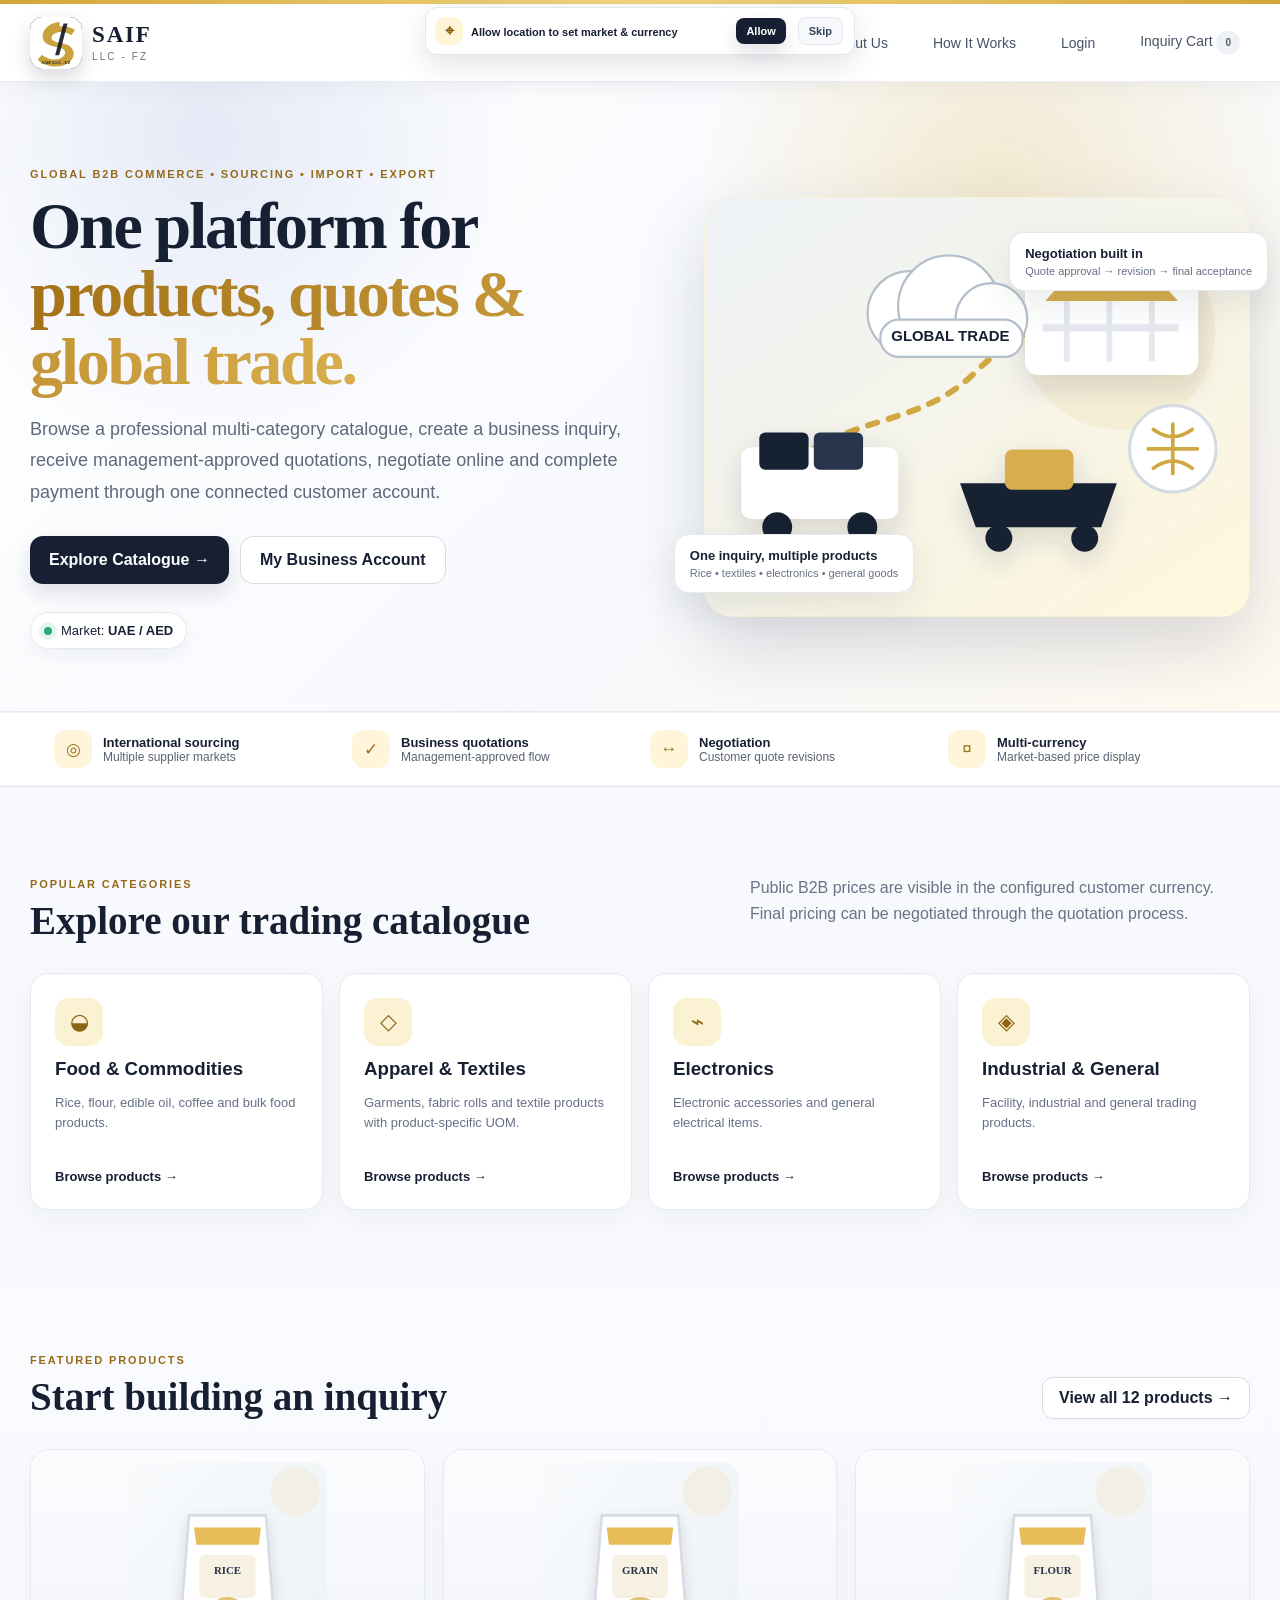
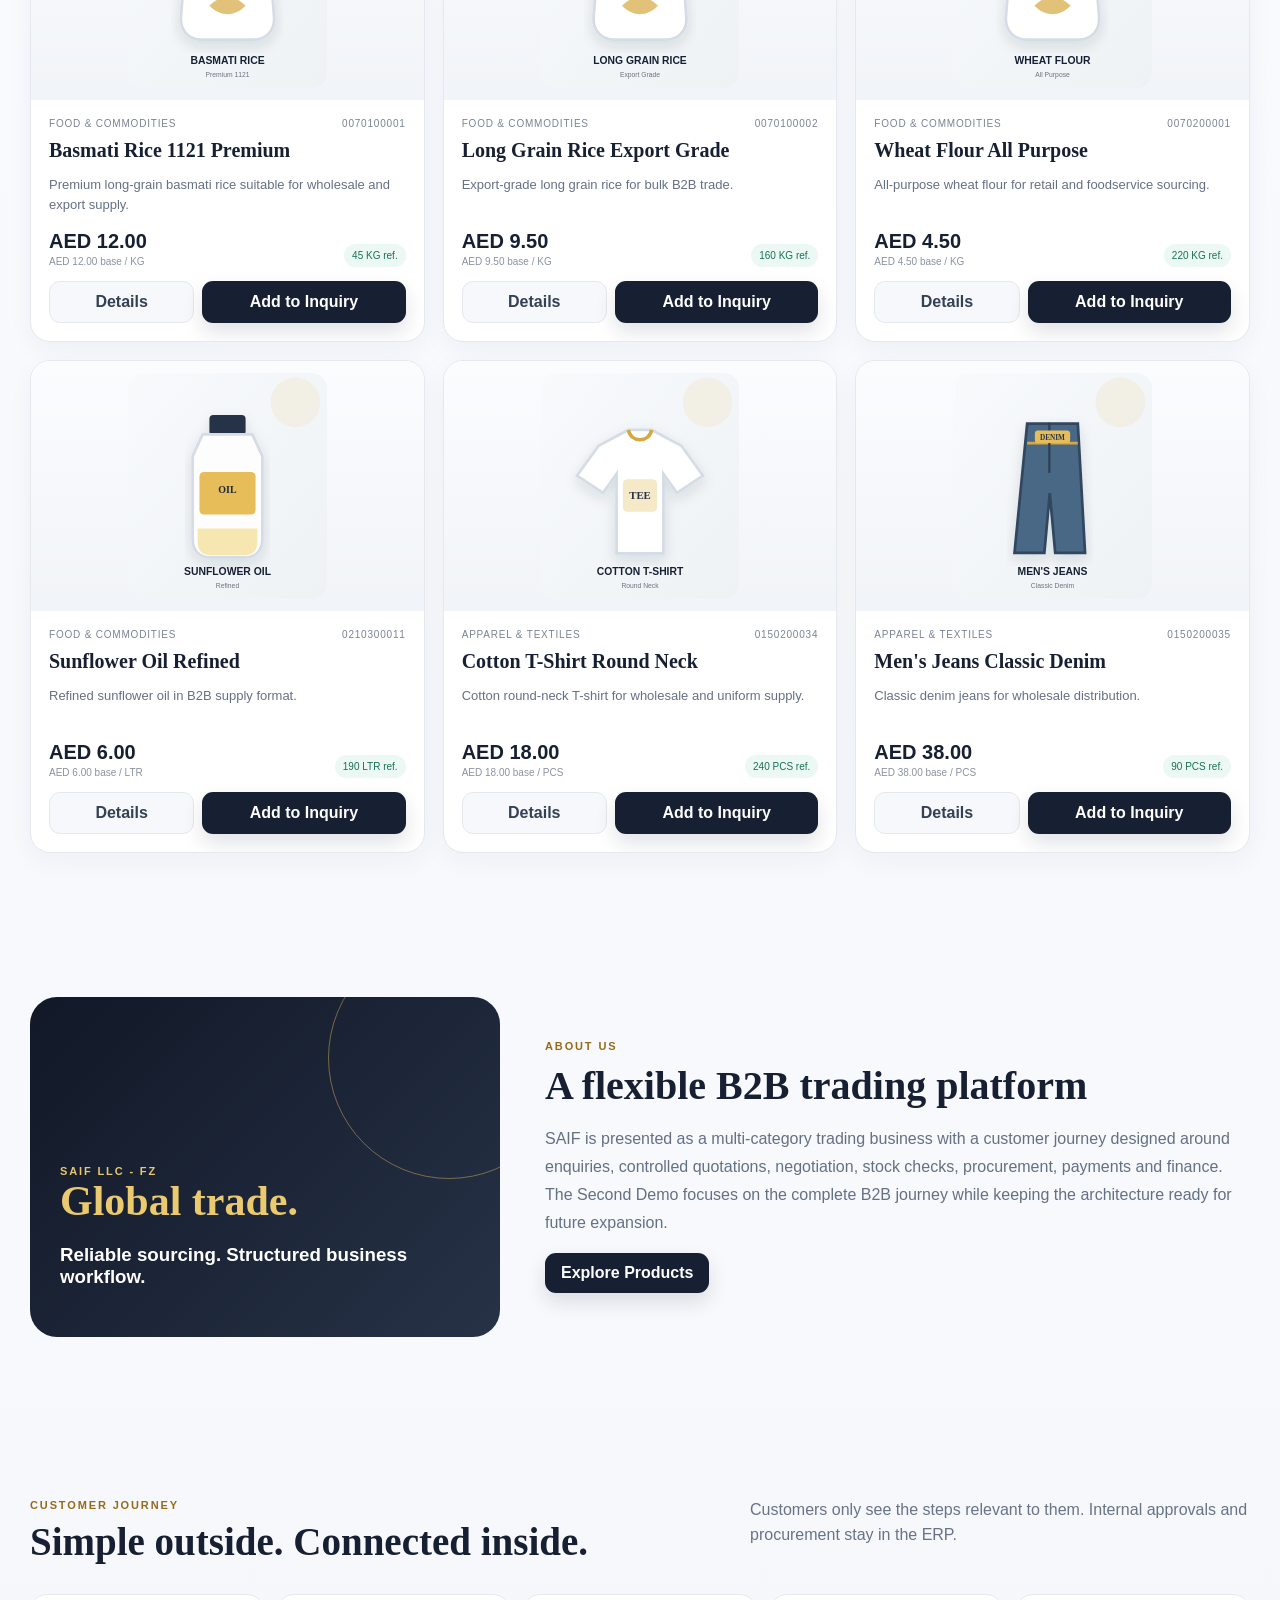
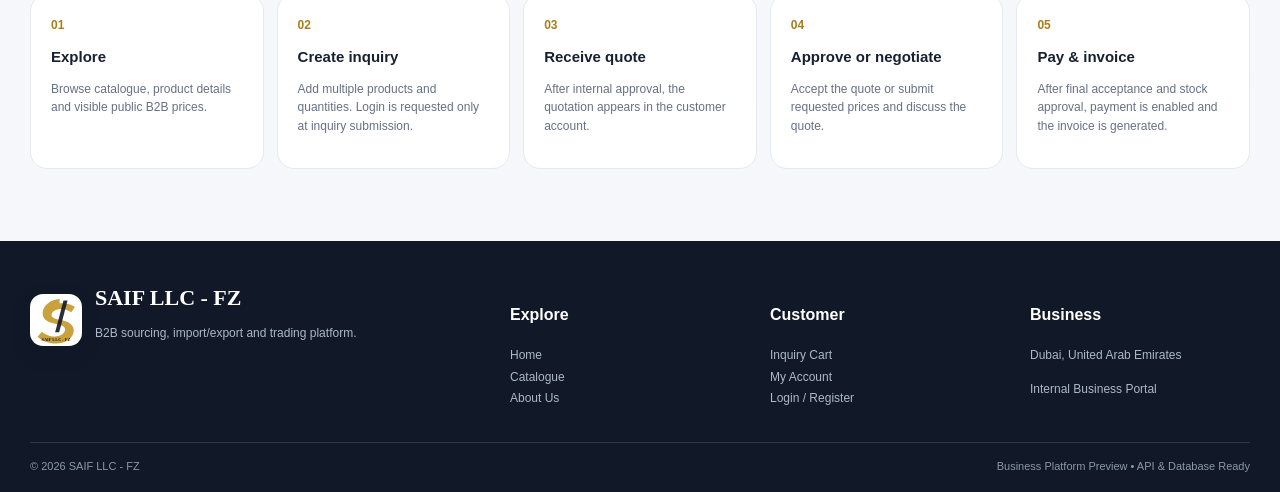
<file: index.html>
<!doctype html><html><head><meta charset="utf-8"><meta name="viewport" content="width=device-width,initial-scale=1"><title>SAIF LLC-FZ | B2B Trading</title><link rel="stylesheet" href="assets/style-01.css"><link rel="stylesheet" href="assets/style-02.css"><link rel="stylesheet" href="assets/style-03.css"></head><body><div id="locationGate" class="locationGate hidden"><div class="locationCard"><span class="locationPing">⌖</span><div><b>Allow location to set market & currency</b><small id="locationStatus">Browser permission only • you can skip</small></div><button class="primaryBtn sm" onclick="allowLocationAndContinue()">Allow</button><button class="ghostBtn sm" onclick="skipLocation()">Skip</button></div></div><div class="siteTop"></div><header class="siteHeader"><a class="siteBrand" href="index.html"><span class="brandLogoBox"><img src="assets/saif-logo.svg" alt="SAIF"></span><span class="siteBrandText"><b>SAIF</b><small>LLC - FZ</small></span></a><nav class="siteNav"><a href="index.html">Home</a><a href="catalog.html">Catalogue</a><a href="index.html#about">About Us</a><a href="index.html#how">How It Works</a><a href="account.html" data-account-label>Login</a><a href="cart.html">Inquiry Cart <span id="cartBadge" class="statusPill">0</span></a></nav><button class="mobileToggle" onclick="toggleMobileNav()" aria-label="Menu">☰</button></header><nav id="mobileNav" class="mobileNav"><a href="index.html">Home</a><a href="catalog.html">Catalogue</a><a href="index.html#about">About Us</a><a href="index.html#how">How It Works</a><a href="account.html">My Account / Login</a><a href="cart.html">Inquiry Cart</a></nav><main><section class="hero"><div class="heroInner"><div><div class="eyebrow">Global B2B Commerce • Sourcing • Import • Export</div><h1>One platform for <span>products, quotes & global trade.</span></h1><p class="heroLead">Browse a professional multi-category catalogue, create a business inquiry, receive management-approved quotations, negotiate online and complete payment through one connected customer account.</p><div class="heroActions"><a class="primaryBtn large" href="catalog.html">Explore Catalogue →</a><a class="secondaryBtn large" href="account.html">My Business Account</a></div><div class="marketChip"><span class="marketDot"></span><span>Market: <b data-market></b></span></div></div><div class="heroVisual"><img src="assets/hero-trade.svg" alt="Global B2B sourcing"><div class="floatingCard fc1"><b>One inquiry, multiple products</b><span>Rice • textiles • electronics • general goods</span></div><div class="floatingCard fc2"><b>Negotiation built in</b><span>Quote approval → revision → final acceptance</span></div></div></div></section><section class="trustStrip"><div class="trustInner"><div class="trustItem"><span class="trustIcon">◎</span><div><b>International sourcing</b><br>Multiple supplier markets</div></div><div class="trustItem"><span class="trustIcon">✓</span><div><b>Business quotations</b><br>Management-approved flow</div></div><div class="trustItem"><span class="trustIcon">↔</span><div><b>Negotiation</b><br>Customer quote revisions</div></div><div class="trustItem"><span class="trustIcon">¤</span><div><b>Multi-currency</b><br>Market-based price display</div></div></div></section><section class="section soft"><div class="sectionInner"><div class="sectionHeader"><div><div class="eyebrow">Popular categories</div><h2>Explore our trading catalogue</h2></div><p>Public B2B prices are visible in the configured customer currency. Final pricing can be negotiated through the quotation process.</p></div><div class="categoryGrid"><a class="categoryTile" href="catalog.html?group=007"><div class="catIcon">◒</div><h3>Food & Commodities</h3><p>Rice, flour, edible oil, coffee and bulk food products.</p><span>Browse products →</span></a><a class="categoryTile" href="catalog.html?group=015"><div class="catIcon">◇</div><h3>Apparel & Textiles</h3><p>Garments, fabric rolls and textile products with product-specific UOM.</p><span>Browse products →</span></a><a class="categoryTile" href="catalog.html?group=041"><div class="catIcon">⌁</div><h3>Electronics</h3><p>Electronic accessories and general electrical items.</p><span>Browse products →</span></a><a class="categoryTile" href="catalog.html?group=063"><div class="catIcon">◈</div><h3>Industrial & General</h3><p>Facility, industrial and general trading products.</p><span>Browse products →</span></a></div></div></section><section class="section"><div class="sectionInner"><div class="sectionHeader"><div><div class="eyebrow">Featured products</div><h2>Start building an inquiry</h2></div><a class="secondaryBtn" href="catalog.html">View all 12 products →</a></div><div id="homeProducts" class="homeProductGrid"></div></div></section><section id="about" class="section soft"><div class="sectionInner aboutGrid"><div class="aboutVisual"><span class="eyebrow" style="color:#e7c86d">SAIF LLC - FZ</span><strong>Global trade.</strong><h3>Reliable sourcing. Structured business workflow.</h3></div><div class="aboutText"><div class="eyebrow">About us</div><h2>A flexible B2B trading platform</h2><p>SAIF is presented as a multi-category trading business with a customer journey designed around enquiries, controlled quotations, negotiation, stock checks, procurement, payments and finance. The Second Demo focuses on the complete B2B journey while keeping the architecture ready for future expansion.</p><a class="primaryBtn" href="catalog.html">Explore Products</a></div></div></section><section id="how" class="section"><div class="sectionInner"><div class="sectionHeader"><div><div class="eyebrow">Customer journey</div><h2>Simple outside. Connected inside.</h2></div><p>Customers only see the steps relevant to them. Internal approvals and procurement stay in the ERP.</p></div><div class="processGrid"><div class="processCard"><span class="processNumber">01</span><h3>Explore</h3><p>Browse catalogue, product details and visible public B2B prices.</p></div><div class="processCard"><span class="processNumber">02</span><h3>Create inquiry</h3><p>Add multiple products and quantities. Login is requested only at inquiry submission.</p></div><div class="processCard"><span class="processNumber">03</span><h3>Receive quote</h3><p>After internal approval, the quotation appears in the customer account.</p></div><div class="processCard"><span class="processNumber">04</span><h3>Approve or negotiate</h3><p>Accept the quote or submit requested prices and discuss the quote.</p></div><div class="processCard"><span class="processNumber">05</span><h3>Pay & invoice</h3><p>After final acceptance and stock approval, payment is enabled and the invoice is generated.</p></div></div></div></section></main><footer class="siteFooter"><div class="footerGrid"><div><div class="footerLogo"><span class="brandLogoBox"><img src="assets/saif-logo.svg"></span><div><b style="color:white;font-family:Georgia,serif;font-size:22px">SAIF LLC - FZ</b><p>B2B sourcing, import/export and trading platform.</p></div></div></div><div><h4>Explore</h4><a href="index.html">Home</a><a href="catalog.html">Catalogue</a><a href="index.html#about">About Us</a></div><div><h4>Customer</h4><a href="cart.html">Inquiry Cart</a><a href="account.html">My Account</a><a href="auth.html">Login / Register</a></div><div><h4>Business</h4><p>Dubai, United Arab Emirates</p><a href="admin-login.html">Internal Business Portal</a></div></div><div class="footerBottom"><span>© <span data-year></span> SAIF LLC - FZ</span><span>Business Platform Preview • API & Database Ready</span></div></footer><div id="toast" class="toast"></div><script src="assets/app-01.js"></script><script src="assets/app-02.js"></script><script src="assets/app-03.js"></script><script src="assets/app-04.js"></script><script src="assets/app-05.js"></script><script src="assets/app-06.js"></script><script src="assets/app-07.js"></script><script src="assets/app-08.js"></script><script>initHome()</script></body></html>
</file>
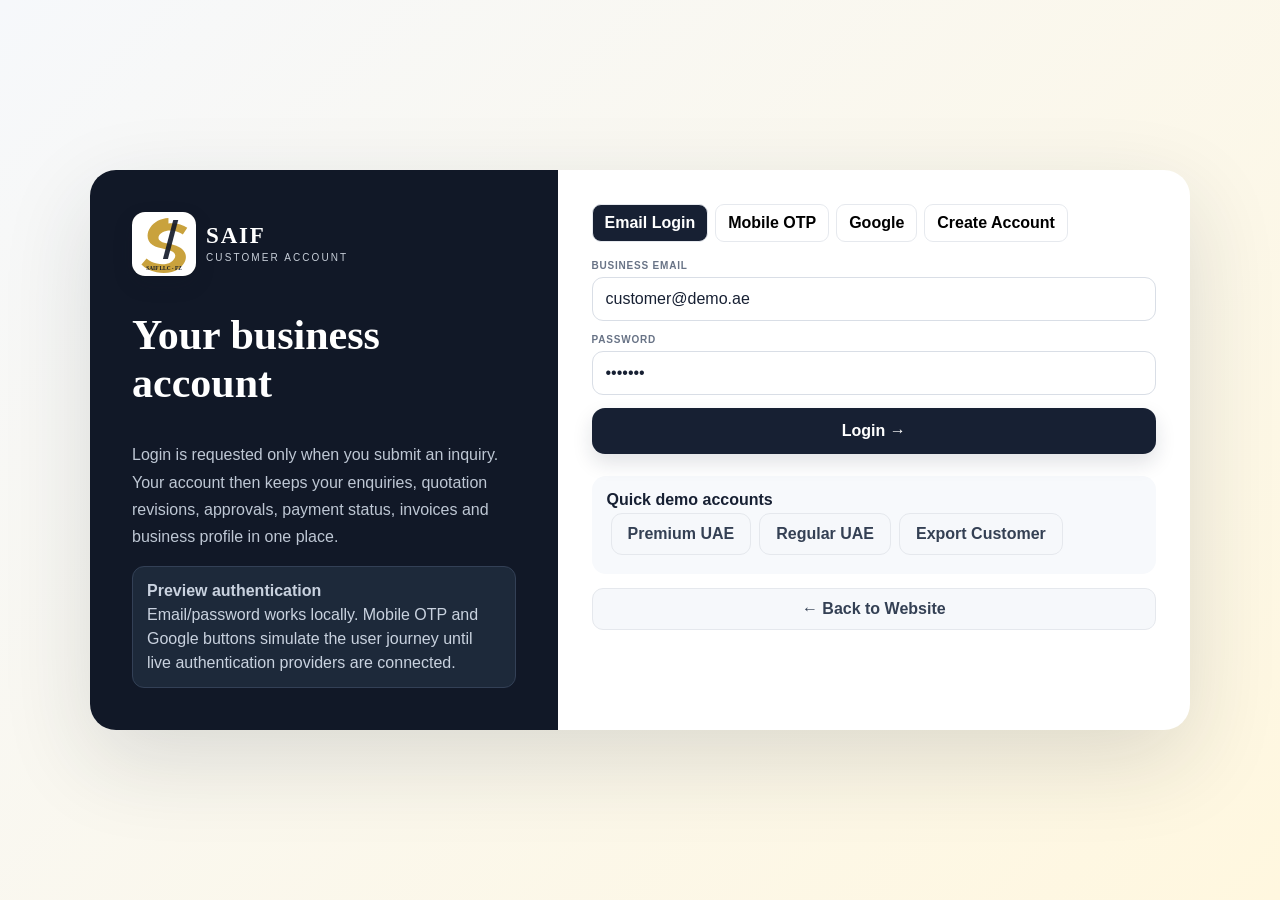
<file: account.html>
<!doctype html><html><head><meta charset="utf-8"><meta name="viewport" content="width=device-width,initial-scale=1"><title>My Account | SAIF</title><link rel="stylesheet" href="assets/style-01.css"><link rel="stylesheet" href="assets/style-02.css"><link rel="stylesheet" href="assets/style-03.css"></head><body><div class="siteTop"></div><header class="siteHeader"><a class="siteBrand" href="index.html"><span class="brandLogoBox"><img src="assets/saif-logo.svg" alt="SAIF"></span><span class="siteBrandText"><b>SAIF</b><small>LLC - FZ</small></span></a><nav class="siteNav"><a href="index.html">Home</a><a href="catalog.html">Catalogue</a><a href="index.html#about">About Us</a><a href="index.html#how">How It Works</a><a href="account.html" data-account-label>Login</a><a href="cart.html">Inquiry Cart <span id="cartBadge" class="statusPill">0</span></a></nav><button class="mobileToggle" onclick="toggleMobileNav()" aria-label="Menu">☰</button></header><nav id="mobileNav" class="mobileNav"><a href="index.html">Home</a><a href="catalog.html">Catalogue</a><a href="index.html#about">About Us</a><a href="index.html#how">How It Works</a><a href="account.html">My Account / Login</a><a href="cart.html">Inquiry Cart</a></nav><main class="accountShell"><aside class="accountSidebar"><div class="accountIdentity"><div class="avatar">S</div><h3 id="accountName">Customer</h3><p id="accountCompany"></p><p id="accountEmail"></p></div><nav class="accountNav"><button data-tab="overview" onclick="showAccountTab('overview')">Overview</button><button data-tab="inquiries" onclick="showAccountTab('inquiries')">Inquiries</button><button data-tab="quotes" onclick="showAccountTab('quotes')">Quotations</button><button data-tab="orders" onclick="showAccountTab('orders')">Orders & Invoices</button><button data-tab="shipments" onclick="showAccountTab('shipments')">Shipments</button><button data-tab="profile" onclick="showAccountTab('profile')">Profile</button><button onclick="logoutCustomer()">Logout</button></nav></aside><section class="accountMain"><div id="tab-overview" class="accountTab" data-tab="overview"></div><div id="tab-inquiries" class="accountTab" data-tab="inquiries"></div><div id="tab-quotes" class="accountTab" data-tab="quotes"></div><div id="tab-orders" class="accountTab" data-tab="orders"></div><div id="tab-shipments" class="accountTab" data-tab="shipments"></div><div id="tab-profile" class="accountTab" data-tab="profile"></div></section></main><footer class="siteFooter"><div class="footerGrid"><div><div class="footerLogo"><span class="brandLogoBox"><img src="assets/saif-logo.svg"></span><div><b style="color:white;font-family:Georgia,serif;font-size:22px">SAIF LLC - FZ</b><p>B2B sourcing, import/export and trading platform.</p></div></div></div><div><h4>Explore</h4><a href="index.html">Home</a><a href="catalog.html">Catalogue</a><a href="index.html#about">About Us</a></div><div><h4>Customer</h4><a href="cart.html">Inquiry Cart</a><a href="account.html">My Account</a><a href="auth.html">Login / Register</a></div><div><h4>Business</h4><p>Dubai, United Arab Emirates</p><a href="admin-login.html">Internal Business Portal</a></div></div><div class="footerBottom"><span>© <span data-year></span> SAIF LLC - FZ</span><span>Second Demo • B2B Customer Journey</span></div></footer><div id="toast" class="toast"></div><script src="assets/app-01.js"></script><script src="assets/app-02.js"></script><script src="assets/app-03.js"></script><script src="assets/app-04.js"></script><script src="assets/app-05.js"></script><script src="assets/app-06.js"></script><script src="assets/app-07.js"></script><script src="assets/app-08.js"></script><script>initAccount()</script></body></html>
</file>
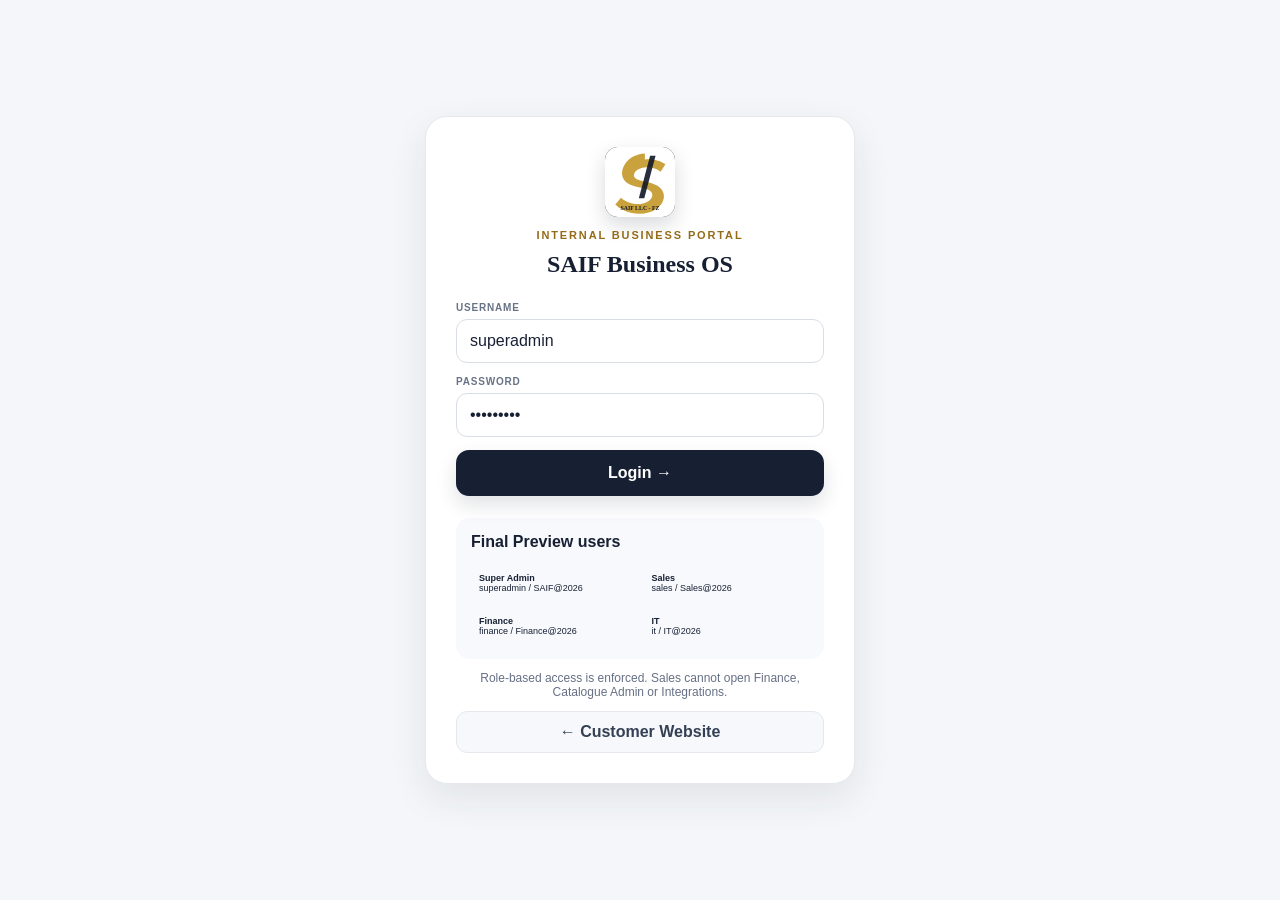
<file: admin-login.html>
<!doctype html><html><head><meta charset="utf-8"><meta name="viewport" content="width=device-width,initial-scale=1"><title>Business Portal Login | SAIF</title><link rel="stylesheet" href="assets/style-01.css"><link rel="stylesheet" href="assets/style-02.css"><link rel="stylesheet" href="assets/style-03.css"></head><body><main class="loginPage"><section class="loginCard"><span class="brandLogoBox"><img src="assets/saif-logo.svg"></span><div class="eyebrow center">Internal Business Portal</div><h1>SAIF Business OS</h1><div class="field"><label>USERNAME</label><input id="staffUser" value="superadmin"></div><div class="field"><label>PASSWORD</label><input id="staffPass" type="password" value="SAIF@2026"></div><button class="primaryBtn large full" onclick="staffLogin()">Login →</button><div class="demoAccounts"><b>Final Preview users</b><div class="credentialGrid"><div class="credential"><b>Super Admin</b>superadmin / SAIF@2026</div><div class="credential"><b>Sales</b>sales / Sales@2026</div><div class="credential"><b>Finance</b>finance / Finance@2026</div><div class="credential"><b>IT</b>it / IT@2026</div></div></div><p class="small muted center">Role-based access is enforced. Sales cannot open Finance, Catalogue Admin or Integrations.</p><a class="ghostBtn full" href="index.html">← Customer Website</a></section></main><div id="toast" class="toast"></div><script src="assets/app-01.js"></script><script src="assets/app-02.js"></script><script src="assets/app-03.js"></script><script src="assets/app-04.js"></script><script src="assets/app-05.js"></script><script src="assets/app-06.js"></script><script src="assets/app-07.js"></script><script src="assets/app-08.js"></script></body></html>
</file>
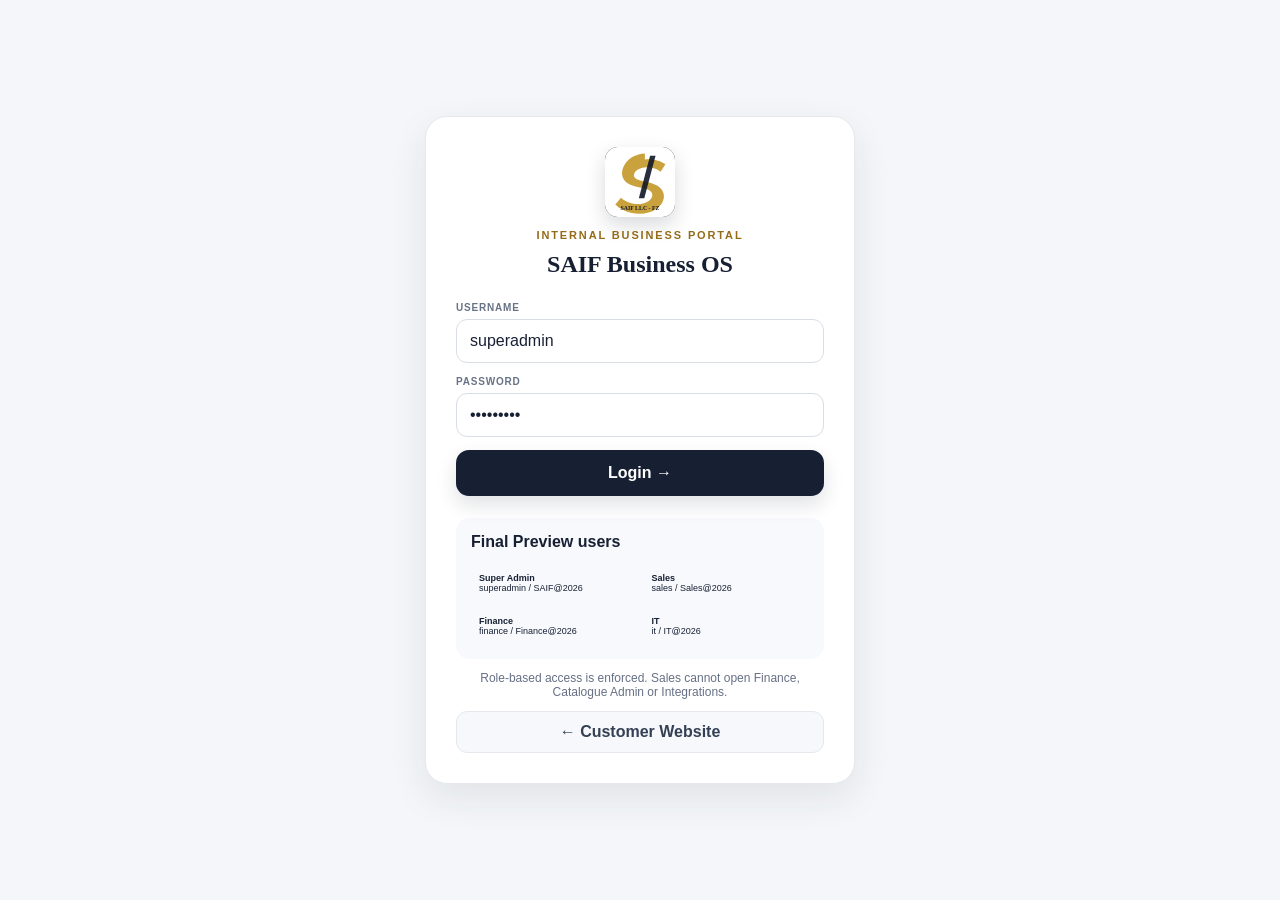
<file: admin.html>
<!doctype html><html><head><meta charset="utf-8"><meta name="viewport" content="width=device-width,initial-scale=1"><title>SAIF Business OS</title><link rel="stylesheet" href="assets/style-01.css"><link rel="stylesheet" href="assets/style-02.css"><link rel="stylesheet" href="assets/style-03.css"></head><body><main class="erpShell"><aside class="erpSidebar"><div class="erpBrand"><img src="assets/saif-logo.svg"><div><b>SAIF BUSINESS OS</b><small>V5.3 FINAL OWNER DEMO</small></div></div><div class="staffBox"><b id="staffName"></b><span id="staffRole"></span></div><nav class="erpNav"><div class="navGroupLabel">Daily Workflow</div><button data-section="dashboard" onclick="showAdminSection('dashboard')">Dashboard</button><button data-section="enquiries" onclick="showAdminSection('enquiries')">1. CRM / Enquiries</button><button data-section="quotes" onclick="showAdminSection('quotes')">2. Quotations</button><button data-section="negotiations" onclick="showAdminSection('negotiations')">3. Negotiations</button><button data-section="orders" onclick="showAdminSection('orders')">4. Sales Orders</button><button data-section="shipments" onclick="showAdminSection('shipments')">5. Shipments / Tracking</button><button data-section="invoices" onclick="showAdminSection('invoices')">6. Invoices / Payments</button><button data-section="finance" onclick="showAdminSection('finance')">7. Finance / Ledgers</button><button data-section="audit" onclick="showAdminSection('audit')">Audit Trail</button><div class="navGroupLabel">Operations & Masters</div><button data-section="procurement" onclick="showAdminSection('procurement')">Procurement / RFQs</button><button data-section="customers" onclick="showAdminSection('customers')">Customer Master</button><button data-section="suppliers" onclick="showAdminSection('suppliers')">Supplier Master</button><button data-section="catalog" onclick="showAdminSection('catalog')">Catalogue / Item Master</button><button data-section="integrations" onclick="showAdminSection('integrations')">Integrations / IT</button></nav><div class="erpSidebarBottom"><a class="ghostBtn" href="index.html" style="color:#fff;border-color:#384559;background:#202a3a">Customer Website</a><button class="ghostBtn" onclick="staffLogout()" style="color:#fff;border-color:#384559;background:#202a3a">Logout</button><button id="resetDemoBtn" class="dangerBtn" onclick="resetDemo()">Reset Demo Data</button></div></aside><section class="erpMain"><div id="erpContent"></div></section></main><div id="modal" class="modal"><div class="modalBox"><div id="modalBody"></div></div></div><div id="toast" class="toast"></div><script src="assets/app-01.js"></script><script src="assets/app-02.js"></script><script src="assets/app-03.js"></script><script src="assets/app-04.js"></script><script src="assets/app-05.js"></script><script src="assets/app-06.js"></script><script src="assets/app-07.js"></script><script src="assets/app-08.js"></script><script>initAdmin()</script></body></html>
</file>
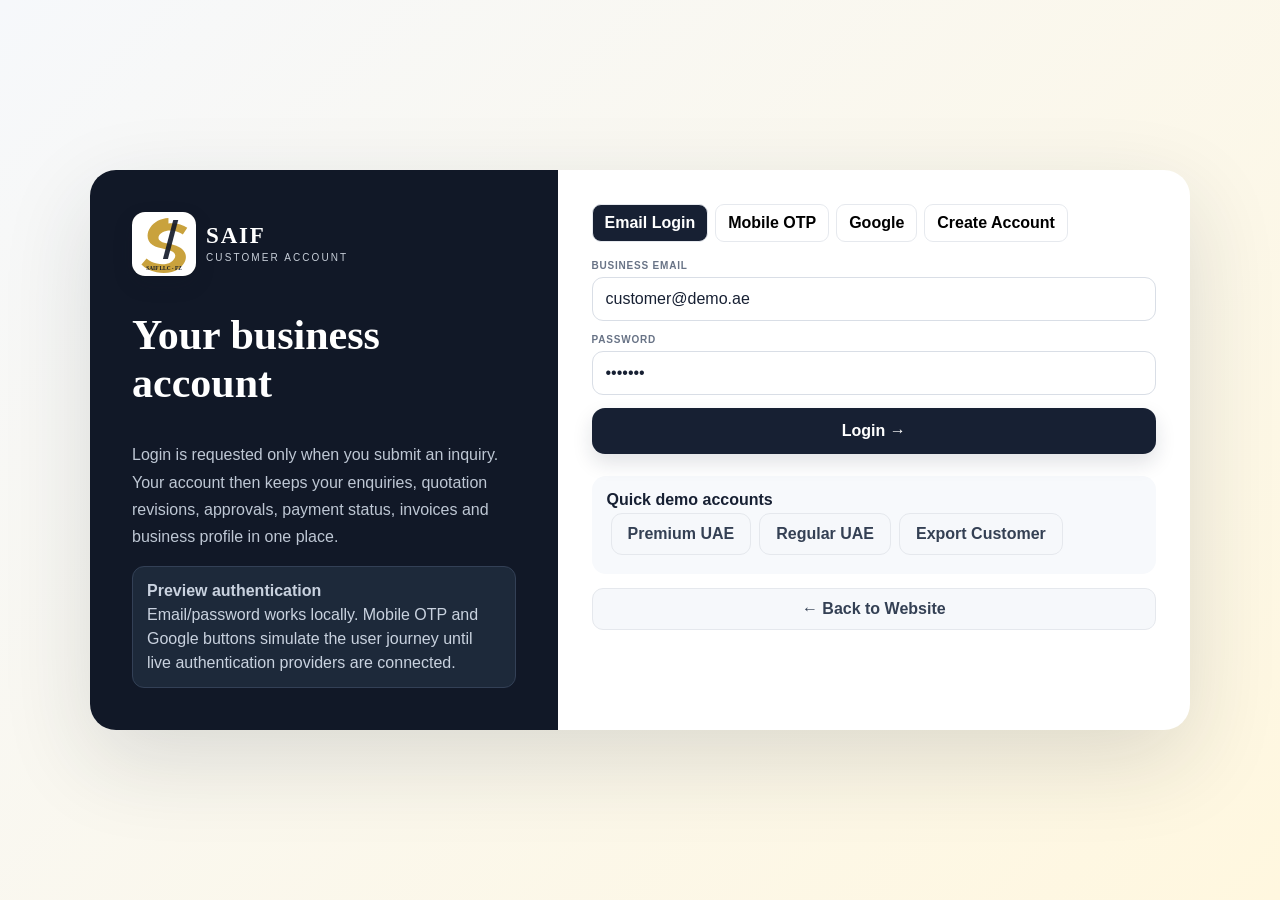
<file: auth.html>
<!doctype html><html><head><meta charset="utf-8"><meta name="viewport" content="width=device-width,initial-scale=1"><title>Customer Login | SAIF</title><link rel="stylesheet" href="assets/style-01.css"><link rel="stylesheet" href="assets/style-02.css"><link rel="stylesheet" href="assets/style-03.css"></head><body><main class="authPage"><div class="authShell"><section class="authIntro"><a class="siteBrand" href="index.html"><span class="brandLogoBox"><img src="assets/saif-logo.svg"></span><span class="siteBrandText" style="color:white"><b>SAIF</b><small style="color:#c7ced8">CUSTOMER ACCOUNT</small></span></a><h1>Your business account</h1><p>Login is requested only when you submit an inquiry. Your account then keeps your enquiries, quotation revisions, approvals, payment status, invoices and business profile in one place.</p><div class="infoNote" style="background:#1d293a;border-color:#334056;color:#c9d2df"><b>Preview authentication</b><br>Email/password works locally. Mobile OTP and Google buttons simulate the user journey until live authentication providers are connected.</div></section><section class="authBody"><div class="authTabs"><button data-auth="email" class="active" onclick="showAuthPanel('email')">Email Login</button><button data-auth="mobile" onclick="showAuthPanel('mobile')">Mobile OTP</button><button data-auth="google" onclick="showAuthPanel('google')">Google</button><button data-auth="register" onclick="showAuthPanel('register')">Create Account</button></div><div class="authPanel active" data-auth="email"><div class="field"><label>BUSINESS EMAIL</label><input id="authEmail" type="email" value="customer@demo.ae"></div><div class="field"><label>PASSWORD</label><input id="authPassword" type="password" value="demo123"></div><button class="primaryBtn large full" onclick="customerLoginEmail()">Login →</button></div><div class="authPanel" data-auth="mobile"><div class="twoCol"><div class="field"><label>MOBILE NUMBER</label><input id="mobileNumber" value="+971 50 000 0001"></div><div class="field"><label>COUNTRY</label><select id="mobileCountry"><option>UAE</option><option>India</option><option>Kazakhstan</option><option>Saudi Arabia</option><option>Qatar</option><option>Kuwait</option><option>Bahrain</option><option>Oman</option><option>USA</option><option>Canada</option><option>United Kingdom</option><option>Europe</option><option>Germany</option><option>France</option><option>Italy</option><option>Spain</option><option>Netherlands</option><option>Australia</option><option>Singapore</option><option>China</option><option>Japan</option><option>Pakistan</option><option>Bangladesh</option><option>South Africa</option><option>Turkey</option></select></div></div><div class="field"><label>DEMO OTP</label><input id="mobileOtp" value="123456"></div><button class="primaryBtn large full" onclick="customerMobileLogin()">Verify Mobile & Continue →</button><p class="small muted">Use OTP 123456 for this preview. Production will use a live OTP provider.</p></div><div class="authPanel" data-auth="google"><div class="field"><label>GOOGLE BUSINESS EMAIL</label><input id="googleEmail" type="email" placeholder="buyer@company.com"></div><div class="field"><label>COMPANY</label><input id="googleCompany" placeholder="Company name"></div><div class="field"><label>COUNTRY</label><select id="googleCountry"><option>UAE</option><option>India</option><option>Kazakhstan</option><option>Saudi Arabia</option><option>Qatar</option><option>Kuwait</option><option>Bahrain</option><option>Oman</option><option>USA</option><option>Canada</option><option>United Kingdom</option><option>Europe</option><option>Germany</option><option>France</option><option>Italy</option><option>Spain</option><option>Netherlands</option><option>Australia</option><option>Singapore</option><option>China</option><option>Japan</option><option>Pakistan</option><option>Bangladesh</option><option>South Africa</option><option>Turkey</option></select></div><button class="primaryBtn large full" onclick="customerGoogleLogin()">Continue with Google (Demo) →</button><p class="small muted">This previews the account result. Live Google OAuth requires production credentials.</p></div><div class="authPanel" data-auth="register"><div class="twoCol"><div class="field"><label>COMPANY *</label><input id="regCompany"></div><div class="field"><label>CONTACT PERSON *</label><input id="regName"></div><div class="field"><label>EMAIL *</label><input id="regEmail" type="email"></div><div class="field"><label>MOBILE *</label><input id="regMobile"></div><div class="field"><label>COUNTRY *</label><select id="regCountry"><option>UAE</option><option>India</option><option>Kazakhstan</option><option>Saudi Arabia</option><option>Qatar</option><option>Kuwait</option><option>Bahrain</option><option>Oman</option><option>USA</option><option>Canada</option><option>United Kingdom</option><option>Europe</option><option>Germany</option><option>France</option><option>Italy</option><option>Spain</option><option>Netherlands</option><option>Australia</option><option>Singapore</option><option>China</option><option>Japan</option><option>Pakistan</option><option>Bangladesh</option><option>South Africa</option><option>Turkey</option></select></div><div class="field"><label>PASSWORD *</label><input id="regPassword" type="password"></div></div><div class="field"><label>ADDRESS</label><input id="regAddress"></div><button class="primaryBtn large full" onclick="customerCreateAccount()">Create Business Account →</button></div><div class="demoAccounts"><b>Quick demo accounts</b><div><button class="smallBtn" onclick="quickDemoLogin('CUST0001')">Premium UAE</button><button class="smallBtn" onclick="quickDemoLogin('CUST0002')">Regular UAE</button><button class="smallBtn" onclick="quickDemoLogin('CUST0003')">Export Customer</button></div></div><a class="ghostBtn full" href="index.html" style="margin-top:14px">← Back to Website</a></section></div></main><div id="toast" class="toast"></div><script src="assets/app-01.js"></script><script src="assets/app-02.js"></script><script src="assets/app-03.js"></script><script src="assets/app-04.js"></script><script src="assets/app-05.js"></script><script src="assets/app-06.js"></script><script src="assets/app-07.js"></script><script src="assets/app-08.js"></script></body></html>
</file>
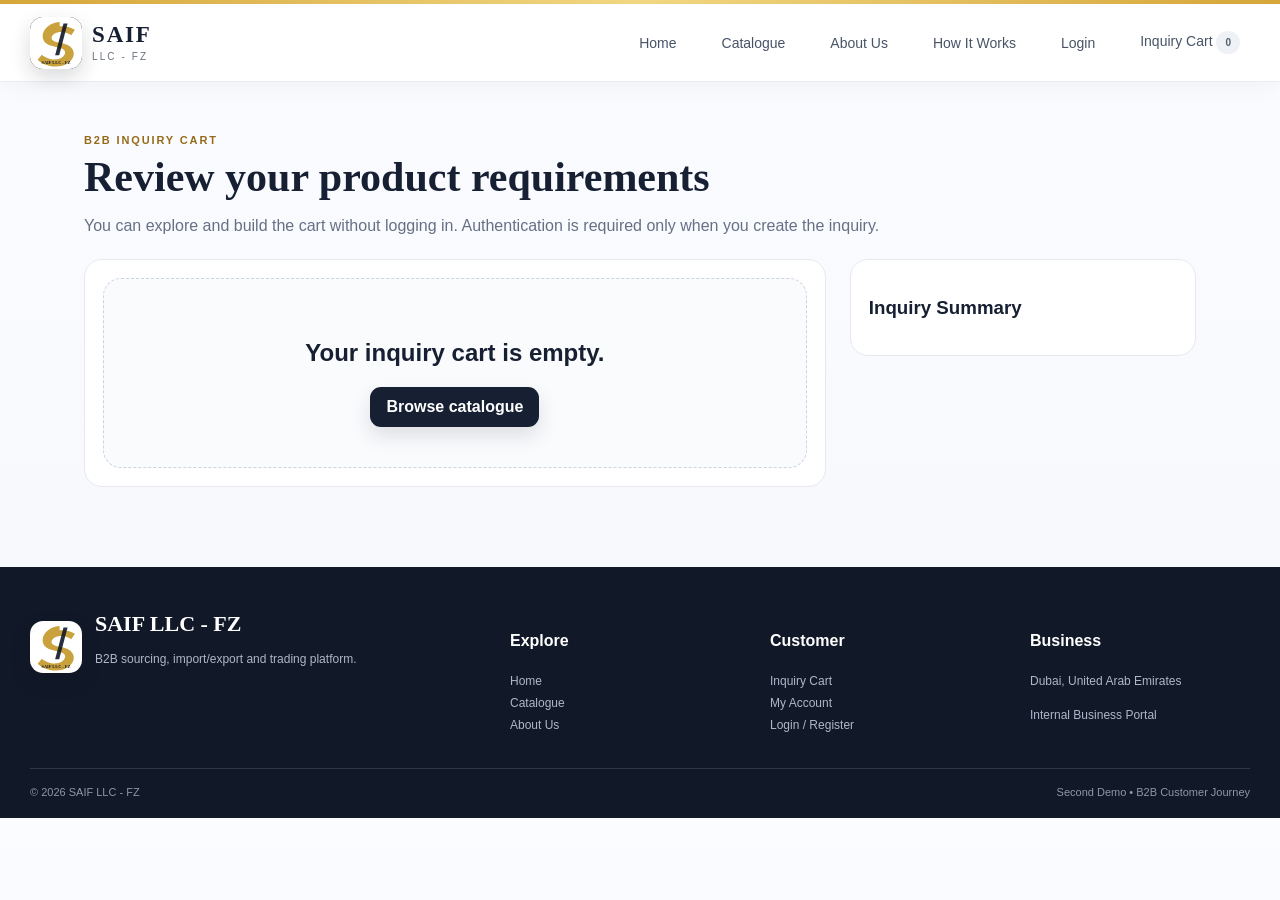
<file: cart.html>
<!doctype html><html><head><meta charset="utf-8"><meta name="viewport" content="width=device-width,initial-scale=1"><title>Inquiry Cart | SAIF</title><link rel="stylesheet" href="assets/style-01.css"><link rel="stylesheet" href="assets/style-02.css"><link rel="stylesheet" href="assets/style-03.css"></head><body><div class="siteTop"></div><header class="siteHeader"><a class="siteBrand" href="index.html"><span class="brandLogoBox"><img src="assets/saif-logo.svg" alt="SAIF"></span><span class="siteBrandText"><b>SAIF</b><small>LLC - FZ</small></span></a><nav class="siteNav"><a href="index.html">Home</a><a href="catalog.html">Catalogue</a><a href="index.html#about">About Us</a><a href="index.html#how">How It Works</a><a href="account.html" data-account-label>Login</a><a href="cart.html">Inquiry Cart <span id="cartBadge" class="statusPill">0</span></a></nav><button class="mobileToggle" onclick="toggleMobileNav()" aria-label="Menu">☰</button></header><nav id="mobileNav" class="mobileNav"><a href="index.html">Home</a><a href="catalog.html">Catalogue</a><a href="index.html#about">About Us</a><a href="index.html#how">How It Works</a><a href="account.html">My Account / Login</a><a href="cart.html">Inquiry Cart</a></nav><main class="cartPage"><div class="cartHeader"><div class="eyebrow">B2B Inquiry Cart</div><h1>Review your product requirements</h1><p class="muted">You can explore and build the cart without logging in. Authentication is required only when you create the inquiry.</p></div><div class="cartGrid"><section class="cartPanel"><div id="cartLines"></div></section><aside class="cartPanel cartSummarySticky"><h3>Inquiry Summary</h3><div id="cartSummary"></div></aside></div></main><footer class="siteFooter"><div class="footerGrid"><div><div class="footerLogo"><span class="brandLogoBox"><img src="assets/saif-logo.svg"></span><div><b style="color:white;font-family:Georgia,serif;font-size:22px">SAIF LLC - FZ</b><p>B2B sourcing, import/export and trading platform.</p></div></div></div><div><h4>Explore</h4><a href="index.html">Home</a><a href="catalog.html">Catalogue</a><a href="index.html#about">About Us</a></div><div><h4>Customer</h4><a href="cart.html">Inquiry Cart</a><a href="account.html">My Account</a><a href="auth.html">Login / Register</a></div><div><h4>Business</h4><p>Dubai, United Arab Emirates</p><a href="admin-login.html">Internal Business Portal</a></div></div><div class="footerBottom"><span>© <span data-year></span> SAIF LLC - FZ</span><span>Second Demo • B2B Customer Journey</span></div></footer><div id="toast" class="toast"></div><script src="assets/app-01.js"></script><script src="assets/app-02.js"></script><script src="assets/app-03.js"></script><script src="assets/app-04.js"></script><script src="assets/app-05.js"></script><script src="assets/app-06.js"></script><script src="assets/app-07.js"></script><script src="assets/app-08.js"></script><script>initCart()</script></body></html>
</file>
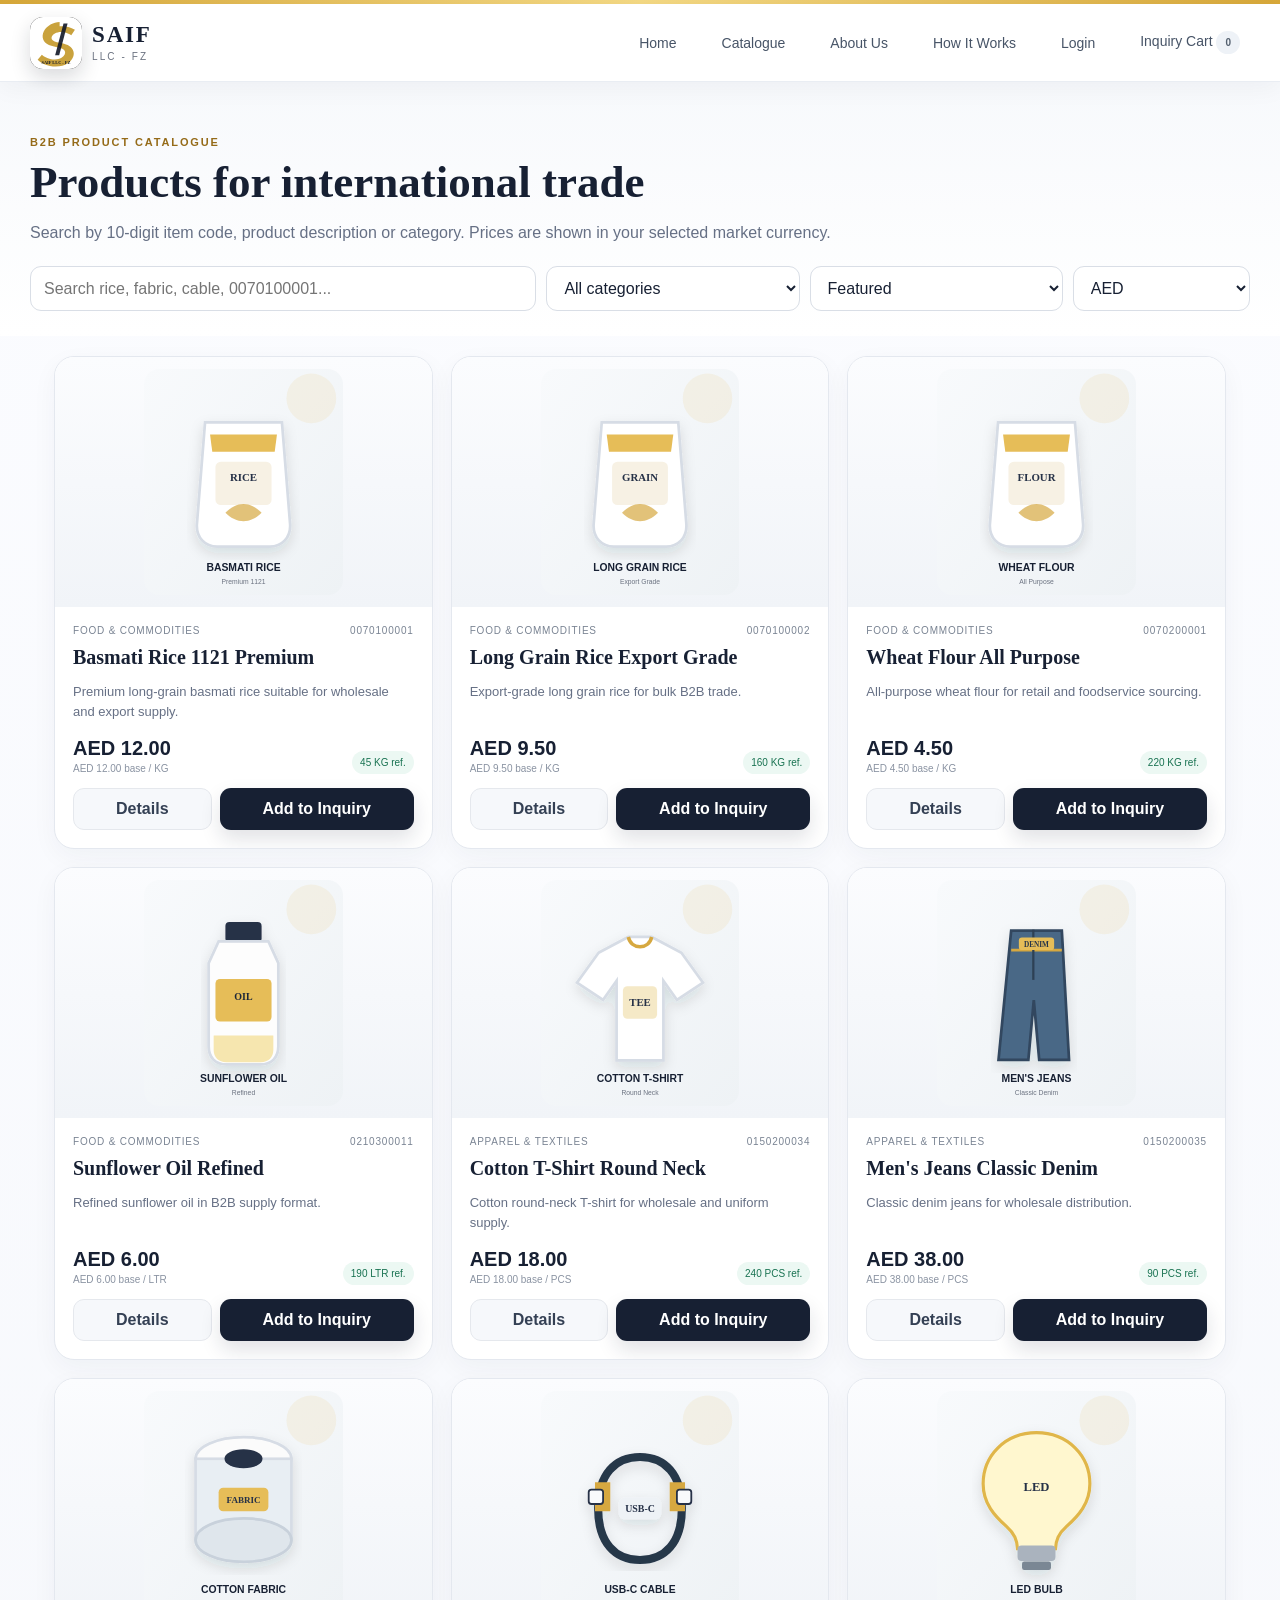
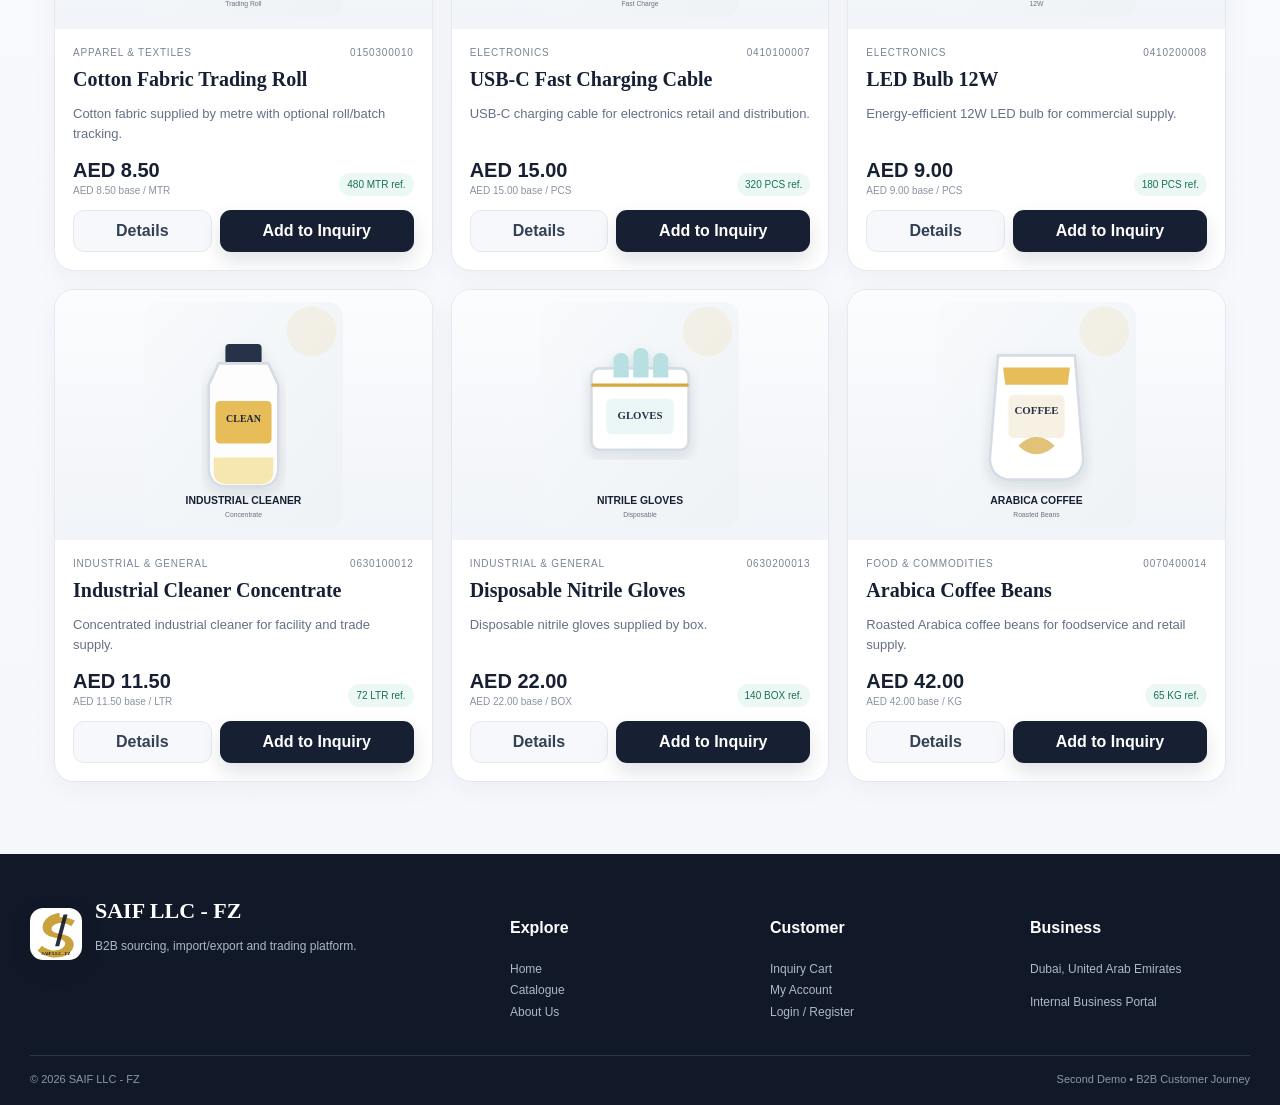
<file: catalog.html>
<!doctype html><html><head><meta charset="utf-8"><meta name="viewport" content="width=device-width,initial-scale=1"><title>Catalogue | SAIF</title><link rel="stylesheet" href="assets/style-01.css"><link rel="stylesheet" href="assets/style-02.css"><link rel="stylesheet" href="assets/style-03.css"></head><body><div class="siteTop"></div><header class="siteHeader"><a class="siteBrand" href="index.html"><span class="brandLogoBox"><img src="assets/saif-logo.svg" alt="SAIF"></span><span class="siteBrandText"><b>SAIF</b><small>LLC - FZ</small></span></a><nav class="siteNav"><a href="index.html">Home</a><a href="catalog.html">Catalogue</a><a href="index.html#about">About Us</a><a href="index.html#how">How It Works</a><a href="account.html" data-account-label>Login</a><a href="cart.html">Inquiry Cart <span id="cartBadge" class="statusPill">0</span></a></nav><button class="mobileToggle" onclick="toggleMobileNav()" aria-label="Menu">☰</button></header><nav id="mobileNav" class="mobileNav"><a href="index.html">Home</a><a href="catalog.html">Catalogue</a><a href="index.html#about">About Us</a><a href="index.html#how">How It Works</a><a href="account.html">My Account / Login</a><a href="cart.html">Inquiry Cart</a></nav><main><section class="catalogHero"><div class="catalogHeroInner"><div class="eyebrow">B2B Product Catalogue</div><h1>Products for international trade</h1><p class="muted">Search by 10-digit item code, product description or category. Prices are shown in your selected market currency.</p><div class="catalogTools"><input class="search" id="catSearch" placeholder="Search rice, fabric, cable, 0070100001..."><select id="catGroup"></select><select id="catSort"><option value="featured">Featured</option><option value="name">Name A-Z</option><option value="priceLow">Price low-high</option><option value="stock">Reference stock high-low</option></select><select id="currencySelect" onchange="changeCurrency(this.value)"><option>AED</option><option>INR</option><option>KZT</option><option>SAR</option><option>USD</option><option>EUR</option><option>GBP</option><option>CAD</option><option>AUD</option><option>SGD</option><option>CNY</option><option>JPY</option><option>PKR</option><option>BDT</option><option>QAR</option><option>KWD</option><option>BHD</option><option>OMR</option><option>TRY</option><option>ZAR</option></select></div></div></section><section class="catalogSection"><div id="productGrid" class="productGrid"></div></section></main><footer class="siteFooter"><div class="footerGrid"><div><div class="footerLogo"><span class="brandLogoBox"><img src="assets/saif-logo.svg"></span><div><b style="color:white;font-family:Georgia,serif;font-size:22px">SAIF LLC - FZ</b><p>B2B sourcing, import/export and trading platform.</p></div></div></div><div><h4>Explore</h4><a href="index.html">Home</a><a href="catalog.html">Catalogue</a><a href="index.html#about">About Us</a></div><div><h4>Customer</h4><a href="cart.html">Inquiry Cart</a><a href="account.html">My Account</a><a href="auth.html">Login / Register</a></div><div><h4>Business</h4><p>Dubai, United Arab Emirates</p><a href="admin-login.html">Internal Business Portal</a></div></div><div class="footerBottom"><span>© <span data-year></span> SAIF LLC - FZ</span><span>Second Demo • B2B Customer Journey</span></div></footer><div id="toast" class="toast"></div><script src="assets/app-01.js"></script><script src="assets/app-02.js"></script><script src="assets/app-03.js"></script><script src="assets/app-04.js"></script><script src="assets/app-05.js"></script><script src="assets/app-06.js"></script><script src="assets/app-07.js"></script><script src="assets/app-08.js"></script><script>initCatalog()</script></body></html>
</file>
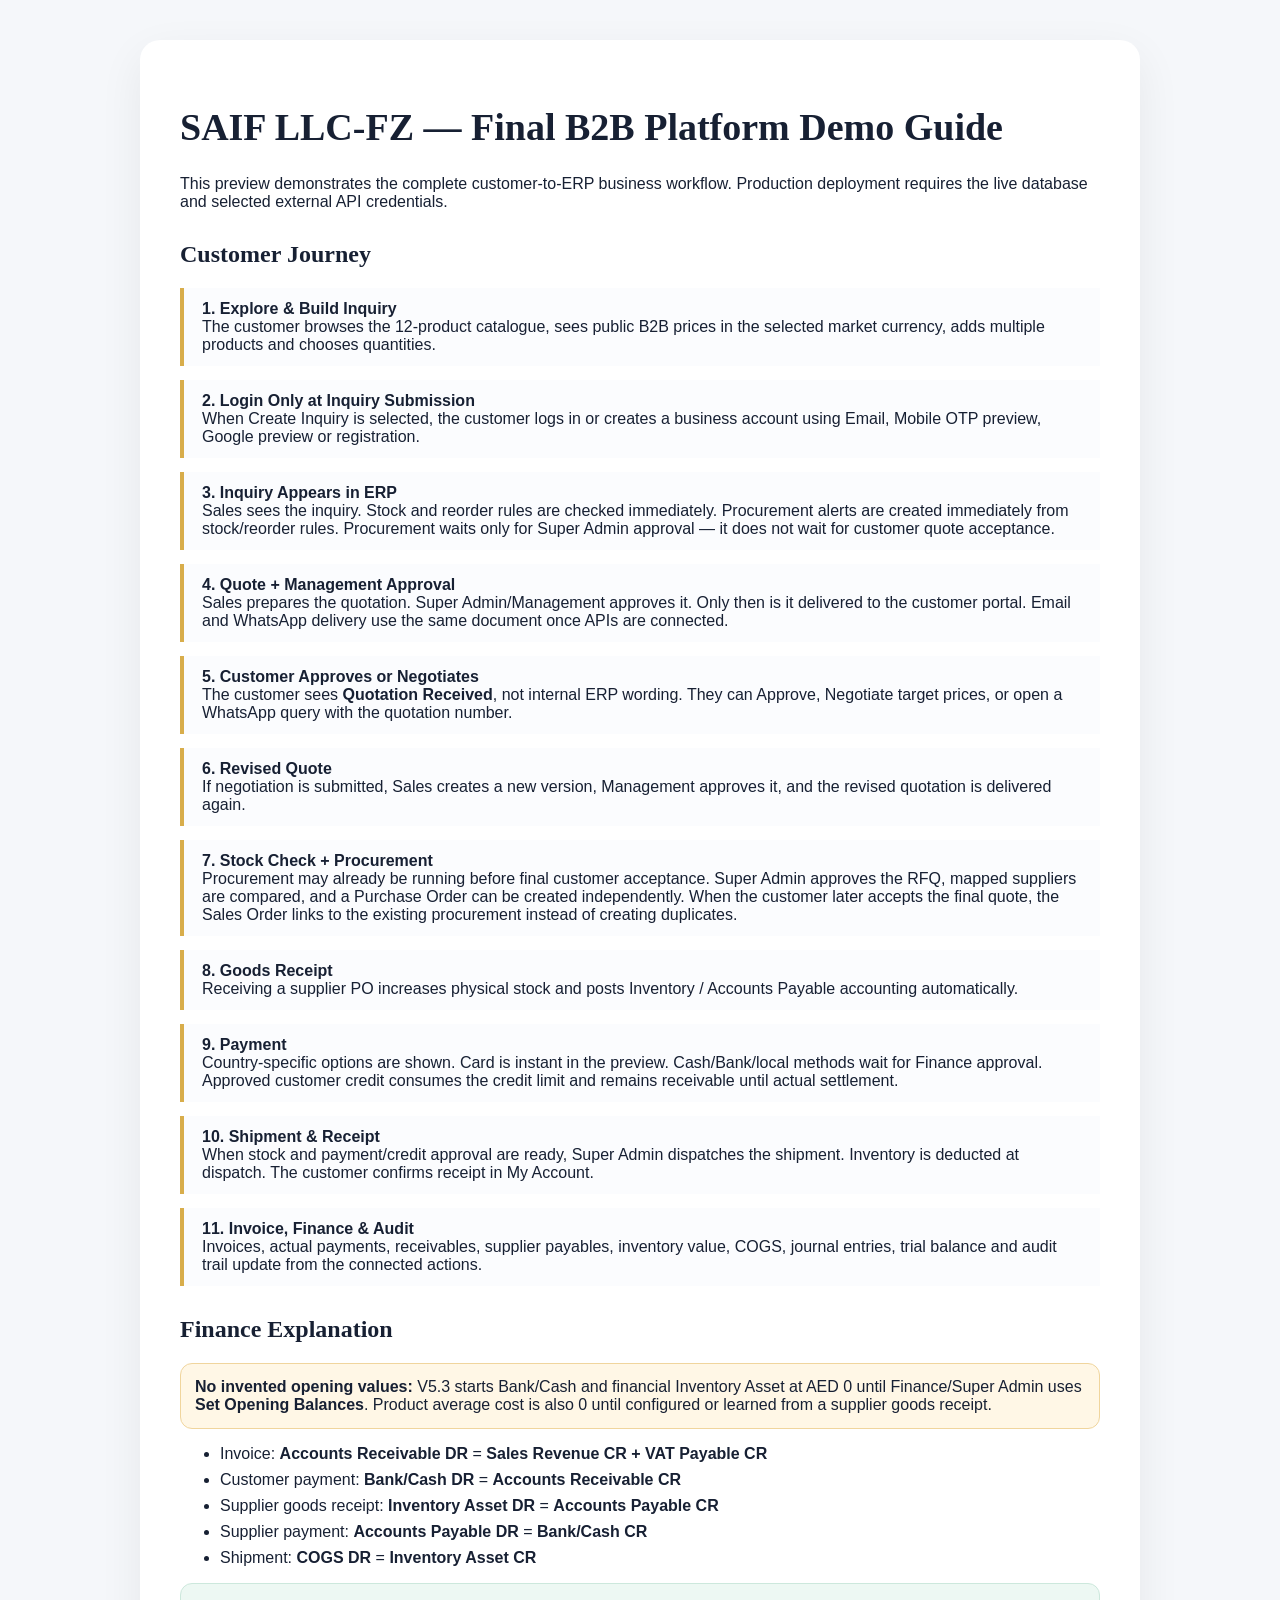
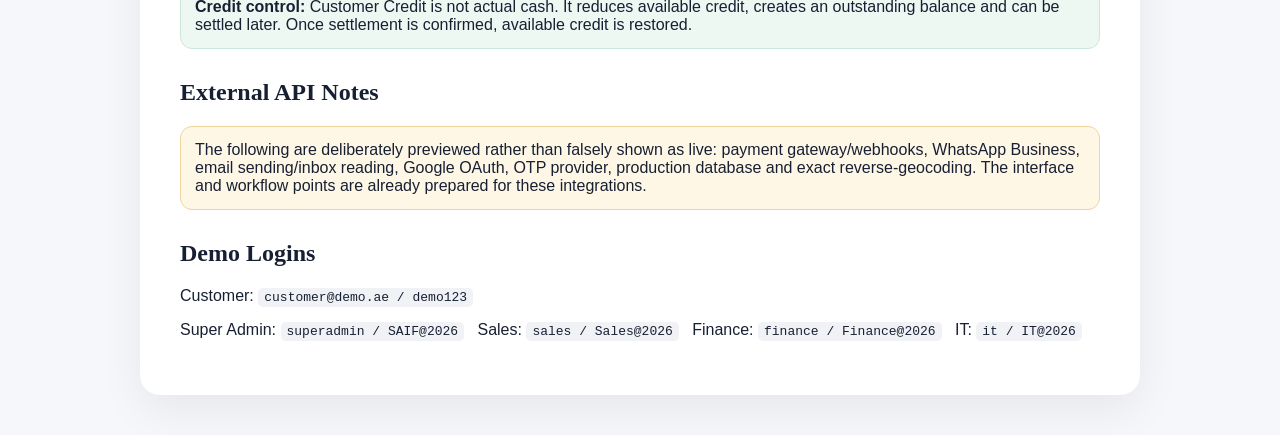
<file: CLIENT-DEMO-GUIDE.html>
<!doctype html><html><head><meta charset="utf-8"><meta name="viewport" content="width=device-width,initial-scale=1"><title>SAIF Final Demo Guide</title><style>body{font-family:Arial,sans-serif;background:#f5f7fa;color:#172033;margin:0}.wrap{max-width:920px;margin:40px auto;background:white;padding:40px;border-radius:20px;box-shadow:0 15px 45px #0001}h1,h2{font-family:Georgia,serif}h1{font-size:38px}h2{margin-top:30px}.step{border-left:4px solid #d8ad4b;padding:12px 18px;margin:14px 0;background:#fbfcfe}.note{background:#fff7e6;border:1px solid #f0d59d;padding:14px;border-radius:12px}.ok{background:#edf8f3;border:1px solid #cce8dc;padding:14px;border-radius:12px}code{background:#f0f2f5;padding:2px 6px;border-radius:5px}li{margin:8px 0}</style></head><body><div class="wrap"><h1>SAIF LLC-FZ — Final B2B Platform Demo Guide</h1><p>This preview demonstrates the complete customer-to-ERP business workflow. Production deployment requires the live database and selected external API credentials.</p><h2>Customer Journey</h2><div class="step"><b>1. Explore & Build Inquiry</b><br>The customer browses the 12-product catalogue, sees public B2B prices in the selected market currency, adds multiple products and chooses quantities.</div><div class="step"><b>2. Login Only at Inquiry Submission</b><br>When Create Inquiry is selected, the customer logs in or creates a business account using Email, Mobile OTP preview, Google preview or registration.</div><div class="step"><b>3. Inquiry Appears in ERP</b><br>Sales sees the inquiry. Stock and reorder rules are checked immediately. Procurement alerts are created immediately from stock/reorder rules. Procurement waits only for Super Admin approval — it does not wait for customer quote acceptance.</div><div class="step"><b>4. Quote + Management Approval</b><br>Sales prepares the quotation. Super Admin/Management approves it. Only then is it delivered to the customer portal. Email and WhatsApp delivery use the same document once APIs are connected.</div><div class="step"><b>5. Customer Approves or Negotiates</b><br>The customer sees <b>Quotation Received</b>, not internal ERP wording. They can Approve, Negotiate target prices, or open a WhatsApp query with the quotation number.</div><div class="step"><b>6. Revised Quote</b><br>If negotiation is submitted, Sales creates a new version, Management approves it, and the revised quotation is delivered again.</div><div class="step"><b>7. Stock Check + Procurement</b><br>Procurement may already be running before final customer acceptance. Super Admin approves the RFQ, mapped suppliers are compared, and a Purchase Order can be created independently. When the customer later accepts the final quote, the Sales Order links to the existing procurement instead of creating duplicates.</div><div class="step"><b>8. Goods Receipt</b><br>Receiving a supplier PO increases physical stock and posts Inventory / Accounts Payable accounting automatically.</div><div class="step"><b>9. Payment</b><br>Country-specific options are shown. Card is instant in the preview. Cash/Bank/local methods wait for Finance approval. Approved customer credit consumes the credit limit and remains receivable until actual settlement.</div><div class="step"><b>10. Shipment & Receipt</b><br>When stock and payment/credit approval are ready, Super Admin dispatches the shipment. Inventory is deducted at dispatch. The customer confirms receipt in My Account.</div><div class="step"><b>11. Invoice, Finance & Audit</b><br>Invoices, actual payments, receivables, supplier payables, inventory value, COGS, journal entries, trial balance and audit trail update from the connected actions.</div><h2>Finance Explanation</h2><div class="note"><b>No invented opening values:</b> V5.3 starts Bank/Cash and financial Inventory Asset at AED 0 until Finance/Super Admin uses <b>Set Opening Balances</b>. Product average cost is also 0 until configured or learned from a supplier goods receipt.</div><ul><li>Invoice: <b>Accounts Receivable DR</b> = <b>Sales Revenue CR + VAT Payable CR</b></li><li>Customer payment: <b>Bank/Cash DR</b> = <b>Accounts Receivable CR</b></li><li>Supplier goods receipt: <b>Inventory Asset DR</b> = <b>Accounts Payable CR</b></li><li>Supplier payment: <b>Accounts Payable DR</b> = <b>Bank/Cash CR</b></li><li>Shipment: <b>COGS DR</b> = <b>Inventory Asset CR</b></li></ul><div class="ok"><b>Credit control:</b> Customer Credit is not actual cash. It reduces available credit, creates an outstanding balance and can be settled later. Once settlement is confirmed, available credit is restored.</div><h2>External API Notes</h2><div class="note">The following are deliberately previewed rather than falsely shown as live: payment gateway/webhooks, WhatsApp Business, email sending/inbox reading, Google OAuth, OTP provider, production database and exact reverse-geocoding. The interface and workflow points are already prepared for these integrations.</div><h2>Demo Logins</h2><p>Customer: <code>customer@demo.ae / demo123</code></p><p>Super Admin: <code>superadmin / SAIF@2026</code> &nbsp; Sales: <code>sales / Sales@2026</code> &nbsp; Finance: <code>finance / Finance@2026</code> &nbsp; IT: <code>it / IT@2026</code></p></div></body></html>
</file>
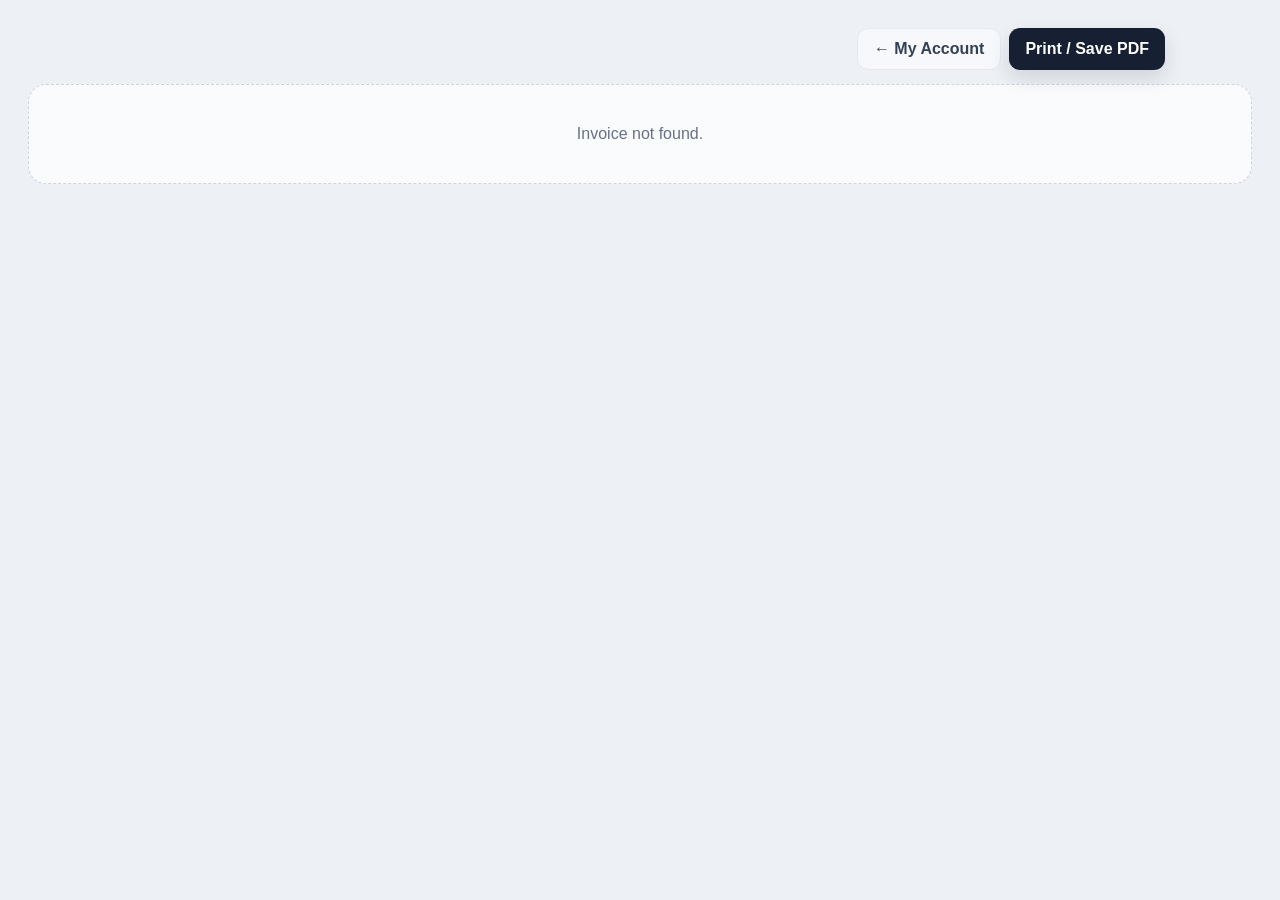
<file: invoice.html>
<!doctype html><html><head><meta charset="utf-8"><meta name="viewport" content="width=device-width,initial-scale=1"><title>Tax Invoice | SAIF</title><link rel="stylesheet" href="assets/style-01.css"><link rel="stylesheet" href="assets/style-02.css"><link rel="stylesheet" href="assets/style-03.css"></head><body><main class="paperWrap"><div class="paperActions noPrint"><a class="ghostBtn" href="account.html?tab=orders">← My Account</a><button class="primaryBtn" onclick="window.print()">Print / Save PDF</button></div><div id="invoiceDocument"></div><div id="invoiceSummary" class="invoiceSummary"></div></main><div id="toast" class="toast"></div><script src="assets/app-01.js"></script><script src="assets/app-02.js"></script><script src="assets/app-03.js"></script><script src="assets/app-04.js"></script><script src="assets/app-05.js"></script><script src="assets/app-06.js"></script><script src="assets/app-07.js"></script><script src="assets/app-08.js"></script><script>initInvoice()</script></body></html>
</file>
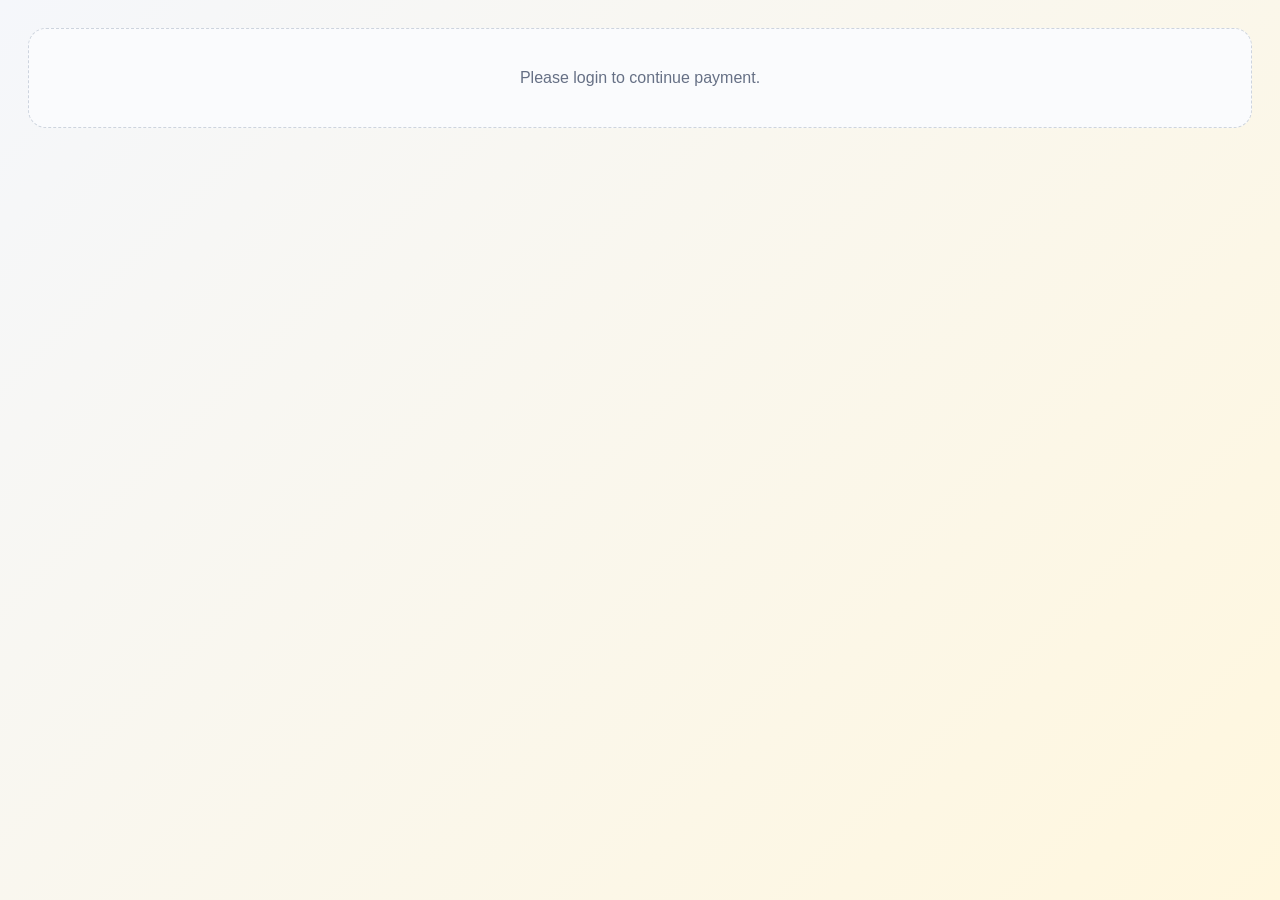
<file: payment.html>
<!doctype html><html><head><meta charset="utf-8"><meta name="viewport" content="width=device-width,initial-scale=1"><title>Payment | SAIF</title><link rel="stylesheet" href="assets/style-01.css"><link rel="stylesheet" href="assets/style-02.css"><link rel="stylesheet" href="assets/style-03.css"></head><body><main class="paymentPage"><div id="paymentRoot"></div></main><div id="toast" class="toast"></div><script src="assets/app-01.js"></script><script src="assets/app-02.js"></script><script src="assets/app-03.js"></script><script src="assets/app-04.js"></script><script src="assets/app-05.js"></script><script src="assets/app-06.js"></script><script src="assets/app-07.js"></script><script src="assets/app-08.js"></script><script>initPayment()</script></body></html>
</file>
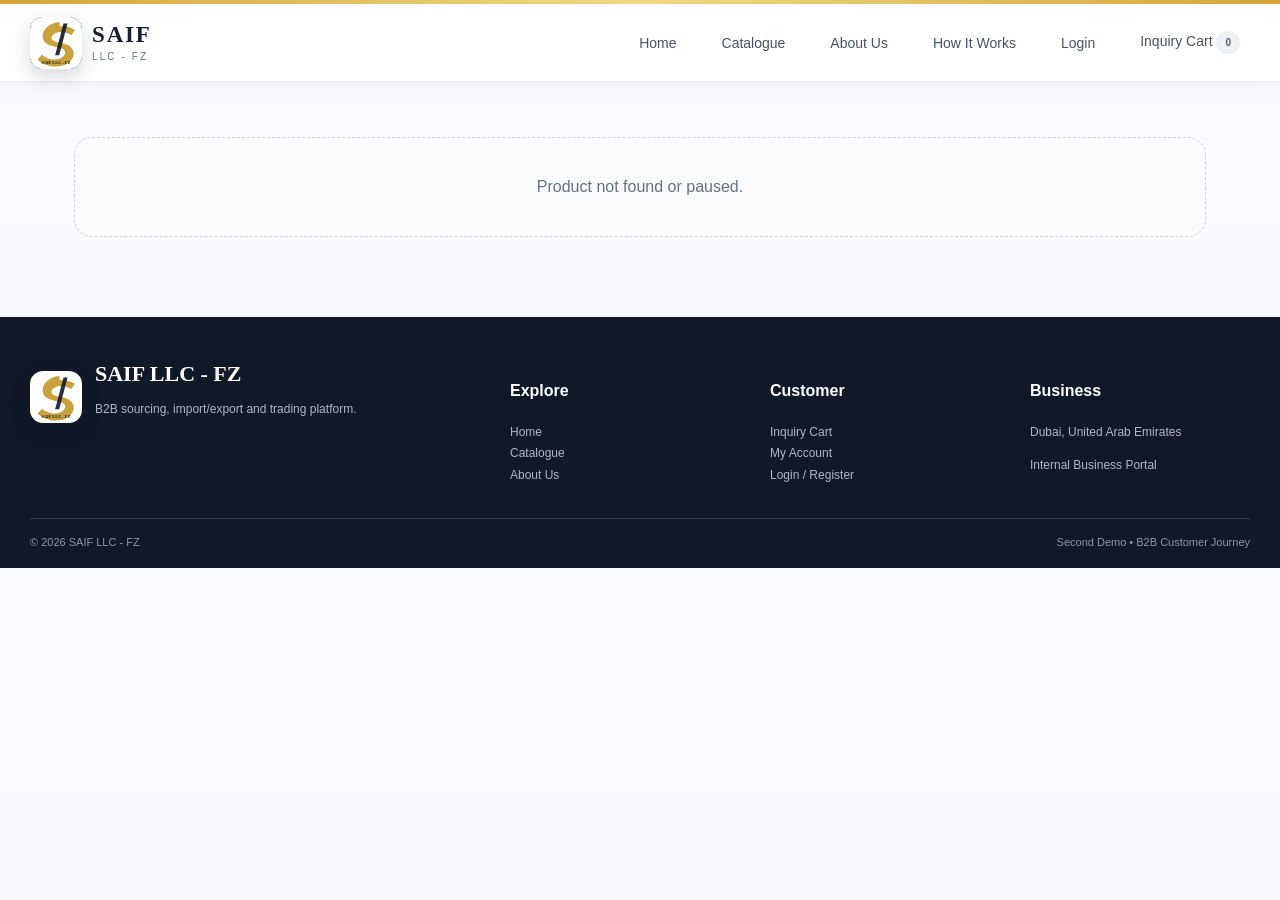
<file: product.html>
<!doctype html><html><head><meta charset="utf-8"><meta name="viewport" content="width=device-width,initial-scale=1"><title>Product | SAIF</title><link rel="stylesheet" href="assets/style-01.css"><link rel="stylesheet" href="assets/style-02.css"><link rel="stylesheet" href="assets/style-03.css"></head><body><div class="siteTop"></div><header class="siteHeader"><a class="siteBrand" href="index.html"><span class="brandLogoBox"><img src="assets/saif-logo.svg" alt="SAIF"></span><span class="siteBrandText"><b>SAIF</b><small>LLC - FZ</small></span></a><nav class="siteNav"><a href="index.html">Home</a><a href="catalog.html">Catalogue</a><a href="index.html#about">About Us</a><a href="index.html#how">How It Works</a><a href="account.html" data-account-label>Login</a><a href="cart.html">Inquiry Cart <span id="cartBadge" class="statusPill">0</span></a></nav><button class="mobileToggle" onclick="toggleMobileNav()" aria-label="Menu">☰</button></header><nav id="mobileNav" class="mobileNav"><a href="index.html">Home</a><a href="catalog.html">Catalogue</a><a href="index.html#about">About Us</a><a href="index.html#how">How It Works</a><a href="account.html">My Account / Login</a><a href="cart.html">Inquiry Cart</a></nav><main class="detailSection"><div id="productDetail"></div></main><footer class="siteFooter"><div class="footerGrid"><div><div class="footerLogo"><span class="brandLogoBox"><img src="assets/saif-logo.svg"></span><div><b style="color:white;font-family:Georgia,serif;font-size:22px">SAIF LLC - FZ</b><p>B2B sourcing, import/export and trading platform.</p></div></div></div><div><h4>Explore</h4><a href="index.html">Home</a><a href="catalog.html">Catalogue</a><a href="index.html#about">About Us</a></div><div><h4>Customer</h4><a href="cart.html">Inquiry Cart</a><a href="account.html">My Account</a><a href="auth.html">Login / Register</a></div><div><h4>Business</h4><p>Dubai, United Arab Emirates</p><a href="admin-login.html">Internal Business Portal</a></div></div><div class="footerBottom"><span>© <span data-year></span> SAIF LLC - FZ</span><span>Second Demo • B2B Customer Journey</span></div></footer><div id="toast" class="toast"></div><script src="assets/app-01.js"></script><script src="assets/app-02.js"></script><script src="assets/app-03.js"></script><script src="assets/app-04.js"></script><script src="assets/app-05.js"></script><script src="assets/app-06.js"></script><script src="assets/app-07.js"></script><script src="assets/app-08.js"></script><script>initProduct()</script></body></html>
</file>
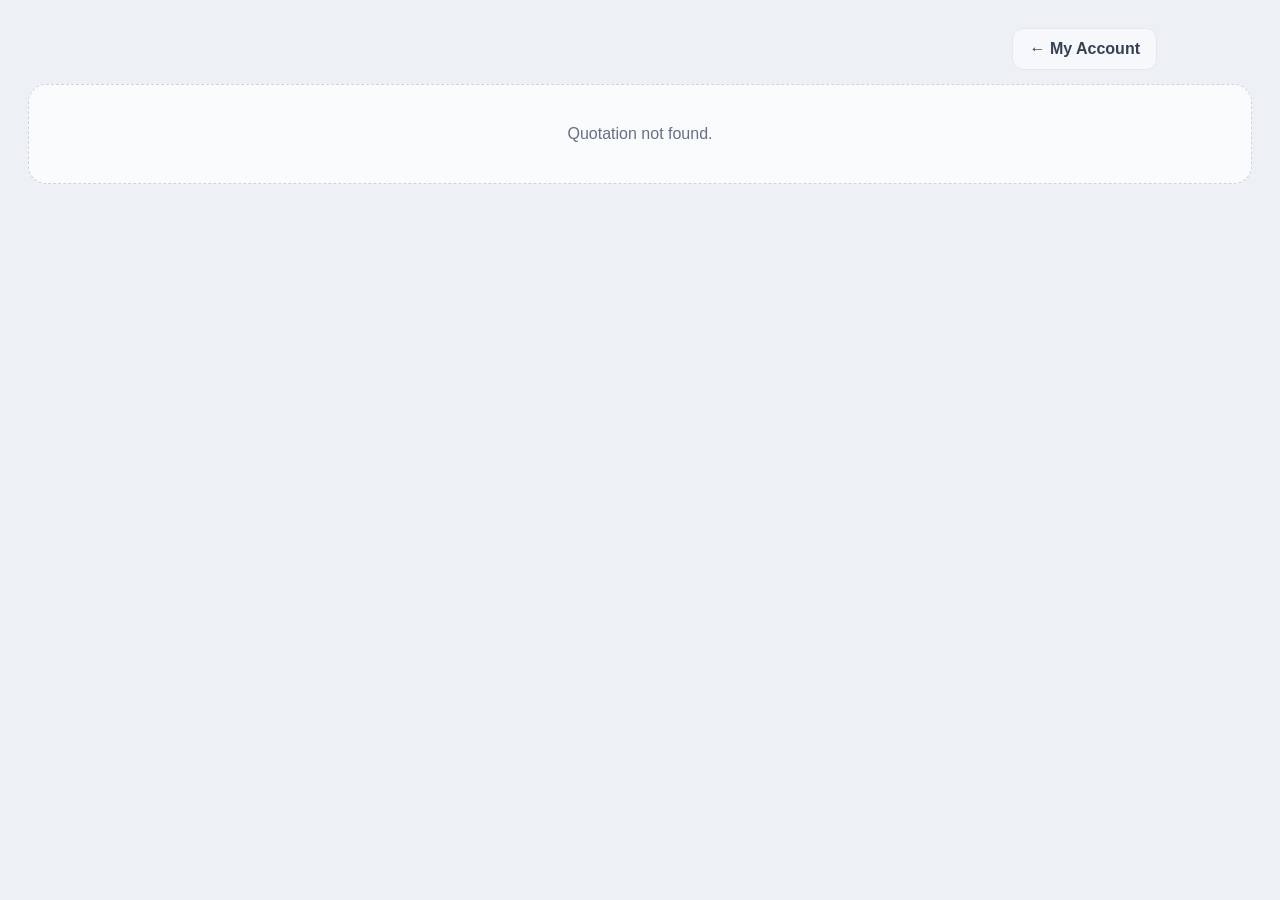
<file: quote.html>
<!doctype html><html><head><meta charset="utf-8"><meta name="viewport" content="width=device-width,initial-scale=1"><title>Quotation | SAIF</title><link rel="stylesheet" href="assets/style-01.css"><link rel="stylesheet" href="assets/style-02.css"><link rel="stylesheet" href="assets/style-03.css"></head><body><main class="paperWrap"><div class="paperActions noPrint"><a class="ghostBtn" href="account.html?tab=quotes">← My Account</a><div id="quoteActions"></div></div><div id="quoteDocument"></div><div id="negotiationModal" class="modal hidden"><div class="modalBox"><div id="negotiationBody"></div></div></div></main><div id="toast" class="toast"></div><script src="assets/app-01.js"></script><script src="assets/app-02.js"></script><script src="assets/app-03.js"></script><script src="assets/app-04.js"></script><script src="assets/app-05.js"></script><script src="assets/app-06.js"></script><script src="assets/app-07.js"></script><script src="assets/app-08.js"></script><script>initQuote()</script></body></html>
</file>
<file: assets/style-01.css>
:root{--ink:#172033;--muted:#667085;--line:#e6e9ee;--soft:#f6f8fb;--gold:#d8ad4b;--gold2:#f2d88b;--navy:#111827;--blue:#244edb;--green:#147a55;--red:#b42318;--amber:#b66a00;--card:#fff;--shadow:0 14px 38px rgba(28,39,60,.09);--radius:18px}*{box-sizing:border-box}html{scroll-behavior:smooth}body{margin:0;font-family:Inter,ui-sans-serif,-apple-system,BlinkMacSystemFont,"Segoe UI",sans-serif;color:var(--ink);background:#fff}a{color:inherit;text-decoration:none}button,input,select,textarea{font:inherit}button{cursor:pointer}.hidden{display:none!important}.small{font-size:12px}.muted{color:var(--muted)}.center{text-align:center}.full{width:100%}.siteTop{height:4px;background:linear-gradient(90deg,#d7a839,#f4d984,#d7a839)}.siteHeader{height:78px;display:flex;align-items:center;gap:28px;padding:0 max(24px,calc((100vw - 1220px)/2));position:sticky;top:0;background:rgba(255,255,255,.95);backdrop-filter:blur(14px);z-index:50;border-bottom:1px solid rgba(230,233,238,.9)}.siteBrand{display:flex;align-items:center;gap:10px;min-width:180px}.brandLogoBox{width:52px;height:52px;border-radius:13px;overflow:hidden;background:#050505;display:grid;place-items:center;box-shadow:0 8px 22px rgba(0,0,0,.12)}.brandLogoBox img{width:100%;height:100%;object-fit:cover}.siteBrandText{display:flex;flex-direction:column;line-height:1}.siteBrandText b{font-family:Georgia,serif;font-size:23px;letter-spacing:.08em}.siteBrandText small{margin-top:6px;font-size:10px;letter-spacing:.21em;color:#6b7280}.siteNav{display:flex;align-items:center;gap:25px;margin-left:auto;font-size:14px}.siteNav a{color:#475467}.siteNav a:hover{color:var(--ink)}.headerBtn,.primaryBtn,.secondaryBtn,.ghostBtn,.smallBtn,.dangerBtn,.warnBtn{border:none;border-radius:11px;padding:11px 16px;display:inline-flex;align-items:center;justify-content:center;gap:7px;font-weight:700;transition:.18s}.primaryBtn{background:var(--ink);color:#fff;box-shadow:0 9px 20px rgba(23,32,51,.13)}.primaryBtn:hover{transform:translateY(-1px);background:#0c1322}.secondaryBtn{background:#fff;border:1px solid #d7dce4;color:var(--ink)}.secondaryBtn:hover{border-color:#abb4c2;background:#fbfcfd}.ghostBtn,.smallBtn{background:#f6f8fb;border:1px solid #e5e8ed;color:#344054}.dangerBtn{background:#fff1f0;color:var(--red);border:1px solid #fecdc9}.warnBtn{background:#fff7e8;color:#a15c00;border:1px solid #f4d49b}.headerBtn{background:#172033;color:#fff;padding:10px 14px}.large{padding:14px 19px;border-radius:13px}.sm{padding:7px 10px;border-radius:8px;font-size:12px;margin:2px}.mobileToggle{display:none;margin-left:auto;border:1px solid var(--line);background:#fff;border-radius:10px;font-size:22px;padding:7px 11px}.mobileNav{display:none;position:fixed;z-index:80;top:80px;left:14px;right:14px;background:#fff;border:1px solid var(--line);border-radius:18px;padding:10px;box-shadow:var(--shadow)}.mobileNav.open{display:grid}.mobileNav a{padding:12px;border-radius:10px}.mobileNav a:hover{background:var(--soft)}
.locationGate{position:fixed;inset:0;background:rgba(11,16,28,.66);backdrop-filter:blur(6px);z-index:100;display:grid;place-items:center;padding:20px}.locationCard{background:#fff;border-radius:24px;padding:34px;max-width:510px;width:100%;box-shadow:0 30px 90px rgba(0,0,0,.28);text-align:center}.locationIcon{width:58px;height:58px;border-radius:50%;display:grid;place-items:center;margin:0 auto 14px;background:#fff4d5;color:#9a6810;font-size:28px}.locationActions{display:flex;gap:10px;justify-content:center;flex-wrap:wrap;margin:22px 0 8px}.eyebrow{font-size:11px;letter-spacing:.17em;text-transform:uppercase;font-weight:800;color:#956b19}.hero{background:radial-gradient(circle at 82% 20%,#fff2c9 0,transparent 29%),linear-gradient(180deg,#fbfcfe,#fff);padding:72px 24px 62px}.heroInner{max-width:1220px;margin:auto;display:grid;grid-template-columns:1.06fr .94fr;gap:50px;align-items:center}.hero h1{font-family:Georgia,serif;font-size:62px;line-height:1.03;margin:12px 0 18px;letter-spacing:-.035em}.hero h1 span{color:#9a711b}.heroLead{font-size:19px;line-height:1.7;color:#5e697a;max-width:660px}.heroActions{display:flex;gap:11px;flex-wrap:wrap;margin:28px 0}.marketChip{display:inline-flex;gap:9px;align-items:center;background:#fff;border:1px solid var(--line);padding:10px 13px;border-radius:999px;font-size:13px;box-shadow:0 7px 18px rgba(24,35,52,.05)}.marketDot{width:8px;height:8px;background:#28a879;border-radius:50%;box-shadow:0 0 0 5px rgba(40,168,121,.12)}.heroVisual{position:relative;min-height:420px}.heroVisual img{width:100%;height:420px;object-fit:cover;border-radius:28px;box-shadow:0 30px 70px rgba(27,40,63,.16)}.floatingCard{position:absolute;background:#fff;border:1px solid var(--line);border-radius:15px;padding:13px 15px;box-shadow:var(--shadow);display:flex;flex-direction:column;gap:4px}.floatingCard b{font-size:13px}.floatingCard span{font-size:11px;color:var(--muted)}.fc1{bottom:28px;left:-30px}.fc2{top:35px;right:-18px}.trustStrip{border-top:1px solid var(--line);border-bottom:1px solid var(--line);background:#fff}.trustInner{max-width:1220px;margin:auto;display:grid;grid-template-columns:repeat(4,1fr);padding:18px 24px;gap:20px}.trustItem{display:flex;gap:11px;align-items:center;color:#596273;font-size:12px}.trustItem b{color:var(--ink);font-size:13px}.trustIcon{width:38px;height:38px;border-radius:12px;background:#fff5da;display:grid;place-items:center;color:#9a711b;font-size:17px}.section{padding:72px 24px}.section.soft{background:#f7f9fc}.section.dark{background:#111827;color:#fff}.sectionInner{max-width:1220px;margin:auto}.sectionHeader{display:flex;align-items:end;justify-content:space-between;gap:30px;margin-bottom:30px}.sectionHeader h2{font-family:Georgia,serif;font-size:39px;margin:8px 0 0}.sectionHeader>p{max-width:500px;color:#687386;line-height:1.6}.categoryGrid{display:grid;grid-template-columns:repeat(4,1fr);gap:16px}.categoryTile{padding:24px;border:1px solid var(--line);border-radius:18px;background:#fff;transition:.2s}.categoryTile:hover{transform:translateY(-3px);box-shadow:var(--shadow)}.categoryTile h3{margin:12px 0 8px}.categoryTile p{font-size:13px;line-height:1.6;color:var(--muted);min-height:61px}.categoryTile span{font-size:13px;font-weight:800}.catIcon{width:48px;height:48px;border-radius:14px;background:#fbf1d3;color:#8c6514;display:grid;place-items:center;font-size:22px}.productGrid,.homeProductGrid{display:grid;grid-template-columns:repeat(3,1fr);gap:18px}.productCard{border:1px solid var(--line);border-radius:20px;background:#fff;overflow:hidden;box-shadow:0 8px 22px rgba(27,40,63,.04);transition:.2s}.productCard:hover{transform:translateY(-3px);box-shadow:var(--shadow)}.productImage{display:block;height:250px;background:#f6f8fb;overflow:hidden}.productImage img{width:100%;height:100%;object-fit:contain;padding:12px}.productInfo{padding:18px}.productMeta{display:flex;justify-content:space-between;gap:9px;color:#7a8493;font-size:10px;text-transform:uppercase;letter-spacing:.08em}.productName{font-family:Georgia,serif;font-size:20px;font-weight:700;display:block;margin:10px 0}.productInfo p{font-size:13px;line-height:1.55;color:var(--muted);height:41px;overflow:hidden}.priceRow{display:flex;justify-content:space-between;align-items:end;gap:10px;margin:14px 0}.priceRow b{font-size:20px}.priceRow small{display:block;color:#8a93a2;font-size:10px;margin-top:3px}.stock{font-size:10px;padding:6px 8px;border-radius:999px;background:#ecf8f3;color:#187251}.stock.low{background:#fff1e8;color:#a85f00}.productActions{display:grid;grid-template-columns:1fr 1.4fr;gap:8px}.aboutGrid{display:grid;grid-template-columns:.8fr 1.2fr;gap:45px;align-items:center}.aboutVisual{background:linear-gradient(135deg,#111827,#273247);border-radius:27px;padding:30px;min-height:340px;display:flex;flex-direction:column;justify-content:flex-end;color:#fff;position:relative;overflow:hidden}.aboutVisual:before{content:"";position:absolute;width:240px;height:240px;border:1px solid rgba(230,189,89,.45);border-radius:50%;right:-70px;top:-60px}.aboutVisual strong{font-family:Georgia,serif;font-size:42px;color:#ebc96e}.aboutText h2{font-family:Georgia,serif;font-size:40px;margin:10px 0}.aboutText p{color:#647084;line-height:1.75}.processGrid{display:grid;grid-template-columns:repeat(5,1fr);gap:13px}.processCard{padding:20px;background:#fff;border:1px solid var(--line);border-radius:17px}.processNumber{color:#aa7d1b;font-size:12px;font-weight:800}.processCard h3{font-size:15px}.processCard p{font-size:12px;line-height:1.55;color:var(--muted)}.siteFooter{background:#111827;color:#c7ced8;padding:44px 24px 20px}.footerGrid{max-width:1220px;margin:auto;display:grid;grid-template-columns:2fr repeat(3,1fr);gap:40px}.footerGrid h4{color:#fff}.footerGrid a,.footerGrid p{display:block;font-size:12px;line-height:1.8;color:#aeb8c7}.footerLogo{display:flex;gap:13px;align-items:center}.footerBottom{max-width:1220px;margin:32px auto 0;border-top:1px solid #2d3748;padding-top:17px;display:flex;justify-content:space-between;font-size:11px;color:#8d98a8}
.catalogHero{padding:54px 24px 25px;background:linear-gradient(180deg,#f7f9fc,#fff)}.catalogHeroInner{max-width:1220px;margin:auto}.catalogHero h1{font-family:Georgia,serif;font-size:45px;margin:8px 0 12px}.catalogTools{display:grid;grid-template-columns:2fr 1fr 1fr .7fr;gap:10px;margin-top:24px}.search,select,input,textarea{border:1px solid #d9dee6;border-radius:11px;background:#fff;padding:12px 13px;color:var(--ink);outline:none;width:100%}.search:focus,select:focus,input:focus,textarea:focus{border-color:#8794a7;box-shadow:0 0 0 3px rgba(99,115,142,.09)}.catalogSection{max-width:1220px;margin:auto;padding:20px 24px 72px}.detailSection{max-width:1180px;margin:auto;padding:55px 24px 80px}.detailGrid{display:grid;grid-template-columns:1fr 1fr;gap:45px}.detailImage{background:#f5f7fa;border-radius:24px;padding:25px}.detailImage img{width:100%;height:520px;object-fit:contain}.detailInfo h1{font-family:Georgia,serif;font-size:43px;margin:10px 0}.detailLead{line-height:1.7;color:var(--muted)}.detailPrice{font-size:30px;font-weight:800;margin:20px 0}.detailPrice small{display:block;font-size:12px;font-weight:500;color:var(--muted)}.detailFacts{display:grid;grid-template-columns:repeat(2,1fr);gap:10px}.detailFacts div{padding:13px;background:#f7f9fc;border-radius:12px}.detailFacts span,.detailFacts b{display:block}.detailFacts span{font-size:10px;color:var(--muted);text-transform:uppercase}.detailFacts b{margin-top:5px}.qtyAdd{display:grid;grid-template-columns:160px 1fr;gap:10px;align-items:end;margin-top:22px}.field label{display:block;font-size:10px;font-weight:800;color:#687386;letter-spacing:.08em;margin-bottom:6px}.field{margin-bottom:13px}.infoNote,.notice{background:#f7f9fc;border:1px solid #e6e9ee;border-radius:12px;padding:12px 14px;color:#536072;line-height:1.5;margin-top:13px}.cartPage{max-width:1160px;margin:auto;padding:52px 24px 80px}.cartHeader{margin-bottom:24px}.cartHeader h1{font-family:Georgia,serif;font-size:42px;margin:7px 0}.cartGrid{display:grid;grid-template-columns:1.5fr .7fr;gap:24px;align-items:start}.cartPanel{border:1px solid var(--line);border-radius:18px;background:#fff;padding:18px}.cartLine{display:grid;grid-template-columns:76px 1fr 110px 130px 38px;gap:13px;align-items:center;padding:12px 0;border-bottom:1px solid #edf0f4}.cartLine:last-child{border-bottom:none}.cartLine img{width:76px;height:76px;object-fit:contain;background:#f7f9fc;border-radius:12px}.cartLineInfo b,.cartLineInfo span{display:block}.cartLineInfo span{font-size:11px;color:var(--muted);margin-top:5px}.cartQty label{font-size:9px;color:var(--muted)}.cartQty input{padding:8px}.cartAmount{text-align:right;font-weight:800}.cartAmount small{display:block;color:var(--muted);font-size:9px;font-weight:500}.iconBtn{width:34px;height:34px;border-radius:9px;border:1px solid var(--line);background:#fff;font-size:18px}.summaryRow{display:flex;justify-content:space-between;gap:15px;padding:10px 0;border-bottom:1px solid #edf0f4}.summaryRow.total{font-size:18px;border-bottom:none;padding:17px 0}.cartSummarySticky{position:sticky;top:105px}.emptyState{border:1px dashed #cdd4de;background:#fafbfd;border-radius:18px;padding:40px;text-align:center;color:#667085}.emptyState h2{color:var(--ink)}
.authPage{min-height:100vh;background:linear-gradient(135deg,#f6f8fb,#fff7df);padding:30px;display:grid;place-items:center}.authShell{max-width:1100px;width:100%;display:grid;grid-template-columns:.85fr 1.15fr;background:#fff;border-radius:26px;box-shadow:0 30px 90px rgba(30,40,60,.14);overflow:hidden}.authIntro{background:#111827;color:#fff;padding:42px}.authIntro .brandLogoBox{width:64px;height:64px}.authIntro h1{font-family:Georgia,serif;font-size:42px}.authIntro p{color:#bec7d4;line-height:1.7}.authBody{padding:34px}.authTabs{display:flex;gap:7px;margin-bottom:18px;flex-wrap:wrap}.authTabs button{border:1px solid var(--line);background:#fff;padding:9px 12px;border-radius:9px;font-weight:700}.authTabs button.active{background:#172033;color:#fff}.authPanel{display:none}.authPanel.active{display:block}.twoCol{display:grid;grid-template-columns:1fr 1fr;gap:12px}.demoAccounts{margin-top:22px;padding:15px;background:#f7f9fc;border-radius:14px}.demoAccounts button{margin:4px}.accountShell{display:grid;grid-template-columns:260px 1fr;min-height:calc(100vh - 82px);background:#f7f9fc}.accountSidebar{background:#fff;border-right:1px solid var(--line);padding:25px 18px}.accountIdentity{padding:10px}.avatar{width:54px;height:54px;border-radius:50%;display:grid;place-items:center;background:#172033;color:#fff;font-size:20px;font-weight:800}.accountIdentity h3{margin:10px 0 2px}.accountIdentity p{font-size:11px;color:var(--muted);margin:0}.accountNav{display:grid;gap:5px;margin-top:25px}.accountNav button{border:0;background:transparent;text-align:left;padding:11px 12px;border-radius:9px;color:#667085}.accountNav button.active,.accountNav button:hover{background:#f3f5f8;color:#172033;font-weight:700}.accountMain{padding:32px;max-width:1050px;width:100%}.accountTab{display:none}.accountTab.active{display:block}.accountWelcome,.cardHead{display:flex;justify-content:space-between;gap:20px;align-items:start}.accountWelcome{background:#fff;border:1px solid var(--line);border-radius:18px;padding:22px}.accountWelcome h2{font-family:Georgia,serif;font-size:30px;margin:7px 0}.miniStats{display:grid;grid-template-columns:repeat(4,1fr);gap:12px;margin:15px 0}.miniStats div{background:#fff;border:1px solid var(--line);border-radius:15px;padding:16px}.miniStats span,.miniStats b{display:block}.miniStats span{font-size:10px;color:var(--muted);text-transform:uppercase}.miniStats b{font-size:22px;margin-top:6px}.accountCard{background:#fff;border:1px solid var(--line);border-radius:18px;padding:20px;margin-bottom:14px}.accountCard h3{margin:4px 0}.accountCard p{color:var(--muted);font-size:13px}.statusPill{display:inline-flex;padding:6px 9px;border-radius:999px;background:#eef2f7;color:#556170;font-size:10px;font-weight:800;white-space:nowrap}.statusPill.good,.statusPill.paid{background:#e8f7f0;color:#13704e}.statusPill.warn,.statusPill.pending{background:#fff4df;color:#9a6100}.statusPill.credit{background:#eaf0ff;color:#3154ae}.statusPill.partial{background:#f2e9ff;color:#7043aa}.timeline{display:grid;grid-template-columns:repeat(7,1fr);gap:5px;margin-top:18px}.timelineStep{position:relative;text-align:center;color:#a1a9b4;font-size:10px}.timelineStep:before{content:"";position:absolute;top:13px;left:-50%;width:100%;height:2px;background:#e6e9ee}.timelineStep:first-child:before{display:none}.timelineStep span{position:relative;z-index:2;margin:auto;width:27px;height:27px;border-radius:50%;display:grid;place-items:center;background:#eef1f5;font-weight:800}.timelineStep b,.timelineStep small{display:block}.timelineStep b{font-size:9px;margin-top:7px}.timelineStep small{font-size:8px;margin-top:3px}.timelineStep.done{color:#176d4d}.timelineStep.done span{background:#1d8c64;color:#fff}.timelineStep.done:before{background:#56bb97}.actionRow{display:flex;gap:8px;flex-wrap:wrap;align-items:center;margin-top:14px}
.paperWrap{background:#edf0f4;min-height:100vh;padding:28px}.paperActions{max-width:1050px;margin:0 auto 14px;display:flex;gap:8px;justify-content:flex-end;flex-wrap:wrap}.paperDoc{max-width:1050px;margin:auto;background:#fff;box-shadow:0 15px 55px rgba(25,35,55,.18);padding:0 30px 26px;position:relative}.docHeader{height:146px;margin:0 -30px 0;display:grid;grid-template-columns:1fr 1.15fr .75fr;align-items:center;background:#fff;border-bottom:6px solid #d7a83d;overflow:hidden}.docBrand{display:flex;align-items:center;gap:10px;padding-left:30px}.docBrand img{width:88px;height:88px;object-fit:cover;background:#050505;border-radius:8px}.docBrand div{display:flex;flex-direction:column}.docBrand b{font-family:Georgia,serif;color:#b58324;font-size:37px;letter-spacing:.08em}.docBrand span{font-weight:800;letter-spacing:.18em}.docCompany{display:flex;flex-direction:column;font-size:11px;line-height:1.6}
</file>
<file: assets/style-02.css>
.docDark{height:100%;background:#121820;color:#fff;clip-path:polygon(22% 0,100% 0,100% 100%,0 100%);display:flex;flex-direction:column;justify-content:center;align-items:flex-end;padding-right:28px;font-family:Georgia,serif;font-size:15px;line-height:1.45}.docTitle{display:flex;justify-content:space-between;align-items:start;padding:24px 0 14px}.docTitle h1{font-family:Georgia,serif;font-size:37px;margin:0;border-bottom:3px solid #d7a83d;padding-bottom:5px}.docMeta{border:1px solid #d7dce3;min-width:310px}.docMeta div{display:grid;grid-template-columns:1fr 1.2fr;border-bottom:1px solid #e2e5e9;font-size:11px}.docMeta div:last-child{border-bottom:0}.docMeta span,.docMeta b{padding:7px 9px}.docMeta span{background:#f7f8fa}.docParties{display:grid;grid-template-columns:1fr 1fr;gap:28px;margin:10px 0 18px}.docParties h3{margin:5px 0;font-size:17px}.docParties p{font-size:11px;line-height:1.55}.docParties table{border-collapse:collapse;width:100%;font-size:11px}.docParties td{padding:6px;border:1px solid #e0e4e9}.docLabel{font-size:9px;font-weight:800;letter-spacing:.13em;color:#846216}.docItems{width:100%;border-collapse:collapse;font-size:10px}.docItems th{background:#171e29;color:#fff;padding:9px 6px}.docItems td{border:1px solid #dfe3e8;padding:7px 5px;text-align:center}.docItems td.left{text-align:left}.docBottom{display:grid;grid-template-columns:1.2fr .8fr;gap:25px;margin-top:16px}.docNotes{font-size:10px;line-height:1.6}.docTotals>div{display:flex;justify-content:space-between;padding:7px 9px;border:1px solid #e0e4e8;border-bottom:0;font-size:10px}.docTotals .grand{background:#f1c962;font-size:12px;border-bottom:1px solid #e0e4e8}.docSign{display:flex;justify-content:flex-end;gap:24px;align-items:center;margin:28px 10px 15px;font-size:10px}.signature{font-family:cursive;color:#2458a3;font-size:25px;margin:9px 0;border-bottom:1px solid #5e7191;transform:rotate(-5deg);width:120px;text-align:center}.stampCircle{width:86px;height:86px;border:3px double #3155a2;border-radius:50%;display:grid;place-items:center;text-align:center;color:#274e9a;font-weight:800;transform:rotate(-9deg)}.stampCircle small{font-size:8px}.stampCircle span{font-size:8px}.docFooter{margin:18px -30px -26px;background:#151c26;color:#e6c56e;padding:14px 30px;display:flex;justify-content:space-around;font-size:9px;font-weight:700}.invoiceStamp{position:absolute;right:44px;top:166px;border:4px solid;border-radius:8px;padding:7px 13px;font-weight:900;transform:rotate(-7deg);opacity:.82;letter-spacing:.08em}.invoiceStamp.paid{color:#147a55;border-color:#147a55}.invoiceStamp.credit{color:#2b59b3;border-color:#2b59b3}.invoiceStamp.partial{color:#7751a8;border-color:#7751a8}.invoiceStamp.pending{color:#b56c05;border-color:#b56c05}.invoiceStamp.neutral{color:#5f6b7a;border-color:#5f6b7a}.invoiceSummary{max-width:1050px;margin:11px auto 0;text-align:right;color:#667085;font-size:12px}.negLine{display:grid;grid-template-columns:1.4fr .7fr;gap:12px;align-items:center;border-bottom:1px solid var(--line);padding:10px 0}.negLine small{display:block;color:var(--muted);margin-top:4px}
.paymentPage{min-height:100vh;background:linear-gradient(135deg,#f5f7fb,#fff7de);padding:28px}.paymentShell{max-width:1080px;margin:auto;background:#fff;border-radius:24px;box-shadow:0 25px 80px rgba(27,38,58,.15);overflow:hidden}.demoRibbon{background:#8b5f0e;color:#fff6dd;text-align:center;font-size:10px;letter-spacing:.12em;font-weight:900;padding:9px}.paymentTop{display:flex;justify-content:space-between;align-items:center;padding:18px 24px;border-bottom:1px solid var(--line)}.paymentColumns{display:grid;grid-template-columns:1fr 1fr}.paymentCard{padding:30px;border-right:1px solid var(--line)}.paymentCard:last-child{border-right:0}.paymentCard h1{font-family:Georgia,serif;font-size:38px;margin:8px 0}.payLineItems>div,.fxBox>div{display:flex;justify-content:space-between;gap:15px;padding:9px 0;border-bottom:1px solid #edf0f4;font-size:12px}.fxBox{margin-top:20px;background:#f8fafc;border:1px solid #e5e8ed;border-radius:14px;padding:13px}.fxBox .fxFinal{font-size:16px;background:#fff4d5;margin:8px -4px -4px;padding:13px 8px;border-radius:8px}.fxBox small{display:block;color:#697586;margin-top:9px;font-size:9px}.payMethods{display:grid;gap:8px;margin:13px 0}.payMethodCard{display:flex;flex-direction:column;gap:3px;border:1px solid var(--line);padding:12px 13px;border-radius:12px;position:relative}.payMethodCard input{position:absolute;right:12px;top:10px;width:auto}.payMethodCard span{font-size:10px;color:var(--muted)}.payMethodCard:has(input:checked){border-color:#495d7a;background:#f7f9fc}.demoCardVisual{height:155px;border-radius:17px;background:linear-gradient(135deg,#121b2a,#36465f);color:#fff;padding:19px;margin:18px 0;display:flex;flex-direction:column;justify-content:space-between;box-shadow:0 16px 30px rgba(20,30,50,.18)}.demoCardVisual>div:last-child{display:flex;justify-content:space-between;font-size:9px}.chip{width:43px;height:31px;border-radius:7px;background:#e3bd58}.cardNum{font-size:19px;letter-spacing:.11em}
.loginPage{min-height:100vh;background:#f4f6f9;display:grid;place-items:center;padding:25px}.loginCard{width:100%;max-width:430px;background:#fff;border:1px solid var(--line);border-radius:22px;padding:30px;box-shadow:var(--shadow)}.loginCard .brandLogoBox{margin:0 auto 12px;width:70px;height:70px}.loginCard h1{font-family:Georgia,serif;text-align:center;margin:10px 0 24px}.credentialGrid{display:grid;grid-template-columns:1fr 1fr;gap:7px;margin-top:14px}.credential{padding:8px;background:#f7f9fc;border-radius:8px;font-size:9px}.credential b{display:block}
.erpBody{margin:0;background:#f3f5f8}.erpShell{display:grid;grid-template-columns:245px 1fr;min-height:100vh}.erpSidebar{background:#111827;color:#fff;padding:20px 14px;position:sticky;top:0;height:100vh;overflow:auto}.erpBrand{display:flex;align-items:center;gap:10px;padding:4px 8px 18px}.erpBrand img{width:50px;height:50px;border-radius:10px}.erpBrand b,.erpBrand small{display:block}.erpBrand small{font-size:8px;color:#9da8b9;letter-spacing:.12em}.staffBox{background:#202a3a;border:1px solid #2f3a4b;border-radius:12px;padding:11px;margin-bottom:15px}.staffBox b,.staffBox span{display:block}.staffBox span{font-size:9px;color:#aab4c3;margin-top:4px}.erpNav{display:grid;gap:4px}.erpNav button{border:0;text-align:left;border-radius:9px;padding:10px 11px;background:transparent;color:#aeb8c6}.erpNav button.active,.erpNav button:hover{background:#263244;color:#fff}.erpSidebarBottom{margin-top:20px;display:grid;gap:6px}.erpMain{padding:28px;min-width:0}.moduleHead{display:flex;justify-content:space-between;gap:20px;align-items:end;margin-bottom:20px}.moduleHead h1{font-family:Georgia,serif;font-size:35px;margin:5px 0}.moduleHead p{margin:0;color:#667085;max-width:680px}.erpStats{display:grid;grid-template-columns:repeat(4,1fr);gap:12px;margin-bottom:18px}.erpStat{background:#fff;border:1px solid var(--line);border-radius:15px;padding:17px}.erpStat span,.erpStat b{display:block}.erpStat span{font-size:10px;color:#697586;text-transform:uppercase}.erpStat b{font-size:22px;margin-top:7px}.erpGrid{display:grid;grid-template-columns:1.2fr .8fr;gap:16px}.erpPanel{background:#fff;border:1px solid var(--line);border-radius:16px;padding:18px;margin-bottom:15px}.erpPanel h3{margin-top:0}.activity{display:grid;grid-template-columns:120px 1fr;gap:5px 12px;padding:9px 0;border-bottom:1px solid #edf0f4;font-size:11px}.activity span{grid-row:1/3;color:#7a8492}.activity small{color:#7a8492}.accessChip,.supplierChips span{display:inline-flex;padding:7px 9px;border-radius:999px;background:#f0f3f7;margin:3px;font-size:10px;font-weight:700}.tablePanel{padding:0}.tableScroll{overflow:auto}.erpTable{width:100%;border-collapse:collapse;font-size:11px}.erpTable th{background:#f7f9fc;color:#667085;text-align:left;padding:10px;border-bottom:1px solid var(--line);font-size:9px;text-transform:uppercase;letter-spacing:.07em}.erpTable td{padding:10px;border-bottom:1px solid #edf0f4;vertical-align:top}.erpTable td small{display:block;color:#8992a0;font-size:9px;margin-top:4px}.emptyCell{text-align:center;color:#7a8493;padding:30px!important}.compact th,.compact td{padding:8px}.tinyProduct{width:42px;height:42px;object-fit:contain;border-radius:8px;background:#f6f8fb}.bestRow{background:#f0faf5}.procurementCard .cardHead p{margin:5px 0;color:#667085}.supplierChips{margin:12px 0}.integrationExplain{background:#fff7e6;border:1px solid #f0d59d;border-radius:12px;padding:13px;font-size:11px}.integrationExplain p{color:#695735;line-height:1.55}.quoteEditLine{display:grid;grid-template-columns:1.25fr .65fr .55fr .55fr;gap:9px;align-items:center;border-bottom:1px solid var(--line);padding:9px 0}.quoteEditLine small{display:block;color:var(--muted);margin-top:4px}.quoteEditLine .field{margin:0}.editorTotal{background:#f7f9fc;padding:12px;border-radius:10px;text-align:right;font-size:11px}.checkLine{display:flex;align-items:center;gap:7px;font-size:11px;color:#536072}.checkLine input{width:auto}.supplierCheckGrid{display:grid;grid-template-columns:1fr 1fr;gap:7px;background:#f8fafc;padding:10px;border-radius:10px}.integrationGrid{display:grid;grid-template-columns:repeat(2,1fr);gap:13px}.integrationCard{background:#fff;border:1px solid var(--line);border-radius:16px;padding:18px}.integrationCard p{font-size:11px;line-height:1.55;color:#667085}.intIcon{font-size:25px}.financeTabs{display:flex;gap:6px;margin:10px 0}.statement>div{display:flex;justify-content:space-between;padding:9px;border-bottom:1px solid #edf0f4}.statementTotal{font-size:16px;background:#f8fafc}.modal{position:fixed;inset:0;background:rgba(11,16,28,.55);z-index:200;display:none;place-items:center;padding:20px}.modal.open{display:grid}.modalBox{width:min(950px,95vw);max-height:90vh;overflow:auto;background:#fff;border-radius:20px;padding:22px;box-shadow:0 25px 80px rgba(0,0,0,.25)}.modalHead{display:flex;justify-content:space-between;gap:20px;align-items:start;border-bottom:1px solid var(--line);padding-bottom:12px;margin-bottom:15px}.modalHead h2{margin:2px 0}.toast{position:fixed;bottom:22px;right:22px;background:#172033;color:#fff;padding:12px 15px;border-radius:11px;box-shadow:var(--shadow);opacity:0;transform:translateY(20px);pointer-events:none;transition:.2s;z-index:300;max-width:380px;font-size:12px}.toast.show{opacity:1;transform:translateY(0)}.toast.bad{background:#9d2d25}.loading{text-align:center;padding:50px;color:#667085}
@media(max-width:980px){.siteNav{display:none}.mobileToggle{display:block}.heroInner,.aboutGrid,.detailGrid,.cartGrid,.authShell,.paymentColumns{grid-template-columns:1fr}.hero h1{font-size:48px}.heroVisual{min-height:auto}.heroVisual img{height:340px}.fc1{left:10px}.fc2{right:10px}.categoryGrid,.trustInner{grid-template-columns:repeat(2,1fr)}.productGrid,.homeProductGrid{grid-template-columns:repeat(2,1fr)}.processGrid{grid-template-columns:repeat(2,1fr)}.footerGrid{grid-template-columns:1fr 1fr}.catalogTools{grid-template-columns:1fr 1fr}.accountShell{grid-template-columns:210px 1fr}.timeline{overflow:auto;grid-template-columns:repeat(7,120px)}.erpShell{grid-template-columns:210px 1fr}.erpStats{grid-template-columns:repeat(2,1fr)}.erpGrid{grid-template-columns:1fr}.quoteEditLine{grid-template-columns:1fr 1fr}.docHeader{grid-template-columns:1fr 1fr}.docDark{display:none}.integrationGrid{grid-template-columns:1fr 1fr}}
@media(max-width:680px){.siteHeader{height:70px;padding:0 15px}.siteBrand{min-width:auto}.siteBrandText{display:none}.hero{padding:45px 18px}.hero h1{font-size:42px}.heroLead{font-size:16px}.section{padding:52px 17px}.sectionHeader{display:block}.sectionHeader h2{font-size:33px}.categoryGrid,.trustInner,.productGrid,.homeProductGrid,.footerGrid,.miniStats,.integrationGrid{grid-template-columns:1fr}.trustInner{gap:8px}.productImage{height:230px}.processGrid{grid-template-columns:1fr}.catalogTools{grid-template-columns:1fr}.catalogHero{padding:40px 17px 20px}.catalogHero h1{font-size:36px}.catalogSection{padding:15px 17px 55px}.detailSection{padding:35px 17px}.detailImage img{height:340px}.detailInfo h1{font-size:34px}.qtyAdd,.detailFacts,.twoCol{grid-template-columns:1fr}.cartPage{padding:35px 15px}.cartLine{grid-template-columns:58px 1fr 85px}.cartLine img{width:58px;height:58px}.cartAmount{grid-column:2/4;text-align:left}.cartLine .iconBtn{grid-column:4;grid-row:1}.authPage{padding:0;background:#fff}.authShell{border-radius:0;box-shadow:none}.authIntro{padding:27px}.authBody{padding:23px}.accountShell{display:block}.accountSidebar{border-right:0;border-bottom:1px solid var(--line)}.accountNav{grid-template-columns:repeat(3,1fr)}.accountNav button{text-align:center;font-size:10px}.accountMain{padding:18px}.accountWelcome{display:block}.accountWelcome .primaryBtn{margin-top:10px}.paperWrap{padding:0}.paperActions{padding:10px;margin:0;background:#fff}.paperDoc{box-shadow:none;padding:0 14px 18px;overflow:auto}.docHeader{margin:0 -14px;min-width:760px}.docTitle,.docParties,.docItems,.docBottom,.docSign,.docFooter{min-width:760px}.invoiceStamp{right:25px}.paymentPage{padding:0}.paymentShell{border-radius:0;box-shadow:none}.paymentCard{border-right:0;border-bottom:1px solid var(--line);padding:22px}.erpShell{display:block}.erpSidebar{position:relative;height:auto}.erpNav{grid-template-columns:repeat(2,1fr)}.erpMain{padding:16px}.moduleHead{display:block}.moduleActions{margin-top:10px}.erpStats{grid-template-columns:1fr 1fr}.quoteEditLine{grid-template-columns:1fr}.supplierCheckGrid{grid-template-columns:1fr}}

/* V4.2 procurement, document-template and finance clarity fixes */
.docRight{display:flex;flex-direction:column;align-items:flex-end;gap:10px}.docStatusBadge{display:inline-flex;align-items:center;justify-content:center;border:3px solid;border-radius:8px;padding:7px 13px;font-weight:900;letter-spacing:.08em;transform:rotate(-3deg);font-size:11px;background:#fff}.docStatusBadge.paid{color:#147a55;border-color:#147a55}.docStatusBadge.credit{color:#2b59b3;border-color:#2b59b3}.docStatusBadge.partial{color:#7751a8;border-color:#7751a8}.docStatusBadge.pending{color:#b56c05;border-color:#b56c05}.docStatusBadge.neutral{color:#5f6b7a;border-color:#5f6b7a}
.docTemplate-dark .docHeader{background:#0b0d11;color:#fff;border-bottom-color:#d7a83d}.docTemplate-dark .docBrand span,.docTemplate-dark .docCompany{color:#f4f4f4}.docTemplate-dark .docDark{background:linear-gradient(135deg,#171b22,#050608);color:#e7c66d}.docTemplate-dark .docTitle h1{color:#101828}.docTemplate-dark .docMeta{border-color:#b98a2e}.docTemplate-dark .docMeta span{background:#111820;color:#f7d982}.docTemplate-dark .docMeta b{background:#fff;color:#101828}.docTemplate-dark .docItems th{background:#080a0d;color:#e8c66d}.docTemplate-dark .docTotals .grand{background:#d8a840;color:#111}.docTemplate-dark .docFooter{background:#050608;color:#e7c66d}
.docTemplate-classic .docHeader{background:#fff}.docTemplate-classic .docItems th{background:#171e29;color:#fff}
.alertPanel{border:1px solid #f0c96a;background:#fffaf0}.procAlertRow{display:flex;justify-content:space-between;align-items:center;gap:12px;padding:10px 0;border-bottom:1px solid #efe2bd}.procAlertRow:last-of-type{border-bottom:0}.procAlertRow small{display:block;color:var(--muted);margin-top:3px}.preOrderAlert{border-left:4px solid #d7a83d}.subSectionHead{display:flex;justify-content:space-between;align-items:end;gap:16px;margin:22px 0 10px}.subSectionHead h2{margin:2px 0 0;font-family:Georgia,serif;font-size:25px}.supplierCompareTitle{display:flex;justify-content:space-between;gap:12px;align-items:center;margin:14px 0 8px}.supplierCompareTitle span{font-size:11px;color:var(--muted)}
.financeGuide{display:flex;gap:12px;flex-wrap:wrap;align-items:center;padding:12px 14px;margin:14px 0;border:1px solid #e4d5a7;background:#fffaf0;border-radius:12px;font-size:11px}.financeGuide b{color:#7c5a12}.financeGroups{display:grid;grid-template-columns:repeat(5,minmax(0,1fr));gap:10px;margin:14px 0}.financeGroup{border:1px solid var(--line);background:#f7f9fc;border-radius:12px;padding:10px;display:flex;flex-direction:column;gap:6px}.financeGroup>span{font-size:9px;text-transform:uppercase;letter-spacing:.12em;color:#7c5a12;font-weight:800}.financeGroup button{border:1px solid #d8dee8;background:#fff;border-radius:8px;padding:8px 9px;text-align:left;font-weight:700;color:#23314d;cursor:pointer}.financeGroup button:hover{border-color:#b88b2e;background:#fffaf0}.ledgerPanel{margin-bottom:14px}.ledgerHead{display:flex;justify-content:space-between;align-items:end;gap:15px;margin-bottom:10px}.ledgerHead h3{margin:2px 0 0}.ledgerSummary{display:flex;gap:12px;align-items:center;flex-wrap:wrap;font-size:10px}.ledgerSummary span{color:var(--muted)}.ledgerSummary b{padding:5px 8px;background:#eef4ff;border-radius:7px}.balanceCheck{margin-top:12px;padding:12px 14px;border-radius:10px;font-weight:800}.balanceCheck.good{background:#edf9f3;color:#147a55;border:1px solid #b8e4ce}.balanceCheck.bad{background:#fff0ef;color:#b42318;border:1px solid #f4c7c3}
</file>
<file: assets/style-03.css>
.balanceSheetGrid{display:grid;grid-template-columns:1fr 1fr;gap:14px}.totalRow td{border-top:2px solid #9aa5b5}.erpTable td small{display:block;color:var(--muted);margin-top:3px}
@media(max-width:980px){.financeGroups{grid-template-columns:repeat(2,1fr)}.balanceSheetGrid{grid-template-columns:1fr}}
@media(max-width:680px){.docRight{align-items:flex-start}.docStatusBadge{transform:none}.financeGroups{grid-template-columns:1fr}.ledgerHead,.supplierCompareTitle,.subSectionHead{display:block}.ledgerSummary{margin-top:8px}.procAlertRow{align-items:flex-start;flex-direction:column}}
@media print{.noPrint,.paperActions,.toast{display:none!important}.paperWrap{background:#fff;padding:0}.paperDoc{box-shadow:none;max-width:none}.invoiceStamp{top:140px}body{background:#fff}}

/* V4.1 payment-flow clarity */
.timelineStep.current span{background:#c58a20;color:#fff;border-color:#c58a20}.timelineStep.current b{color:#8b5d08}.paymentReadyBox{display:flex;align-items:center;justify-content:space-between;gap:18px;margin-top:18px;padding:16px 18px;border:1px solid #b7e4cf;background:#f1fbf6;border-radius:14px}.paymentReadyBox p{margin:4px 0 0;color:#526175;font-size:13px}@media(max-width:760px){.paymentReadyBox{align-items:flex-start;flex-direction:column}.paymentReadyBox .primaryBtn{width:100%;justify-content:center}}

/* V5 publish-ready visual refinements */
body{background:#fbfcfe}.locationGate{position:fixed;inset:auto;top:10px;left:50%;transform:translateX(-50%);width:min(980px,calc(100vw - 24px));background:transparent;backdrop-filter:none;display:block;padding:0;z-index:120;pointer-events:none}.locationCard{pointer-events:auto;width:100%;max-width:none;padding:10px 12px;border-radius:14px;display:flex;align-items:center;gap:10px;text-align:left;border:1px solid #e3e8ef;box-shadow:0 10px 30px rgba(20,32,52,.12)}.locationCard>div{flex:1;min-width:190px}.locationCard b{font-size:12px}.locationCard small{display:block;color:#687386;margin-top:2px}.locationPing{width:32px;height:32px;border-radius:10px;background:#fff4d5;color:#8d6311;display:grid;place-items:center;font-weight:900}.locationCard select{min-width:150px;border:1px solid #d9dee7;border-radius:9px;padding:7px 9px;background:#fff;font-size:12px}.hero{padding-top:86px;background:radial-gradient(circle at 79% 20%,#fff1c2 0,transparent 31%),radial-gradient(circle at 20% 0,#eef4ff 0,transparent 28%),linear-gradient(180deg,#fbfcff,#fff)}.heroInner{gap:58px}.hero h1{font-size:66px}.heroVisual img{border:1px solid rgba(215,168,57,.18);background:#fff}.categoryTile,.productCard,.accountCard,.paymentCard,.erpPanel{box-shadow:0 8px 26px rgba(31,42,63,.045)}.productCard{border-color:#e4e8ef}.productImage{background:linear-gradient(180deg,#fbfcfe,#f1f4f8)}.accountWelcome.premium{background:linear-gradient(120deg,#101827,#26344d);color:#fff;border-radius:20px;padding:24px}.accountWelcome.premium p{color:#c9d2df}.orderMiniGrid{display:grid;grid-template-columns:repeat(3,1fr);gap:10px;margin:14px 0}.orderMiniGrid>div{background:#f7f9fc;border:1px solid #e8ebf0;border-radius:12px;padding:12px}.orderMiniGrid span,.orderMiniGrid b{display:block}.orderMiniGrid span{font-size:9px;text-transform:uppercase;color:#7b8492;letter-spacing:.08em}.orderMiniGrid b{font-size:12px;margin-top:5px}.shipmentCustomerBox{display:flex;align-items:center;justify-content:space-between;gap:16px;background:#eef8f4;border:1px solid #cce8dd;padding:14px;border-radius:14px;margin-top:12px}.shipmentCustomerBox p{margin:4px 0 0;color:#527565;font-size:12px}.poStatusBox{display:flex;align-items:center;gap:10px;justify-content:space-between;flex-wrap:wrap;background:#f7f9fc;border:1px solid #e3e7ee;border-radius:12px;padding:12px;margin-top:12px}.poStatusBox>div{display:flex;flex-direction:column}.poStatusBox span{font-size:11px;color:#6b7585;margin-top:3px}.paymentApprovalRow{display:flex;align-items:center;justify-content:space-between;gap:10px;border-bottom:1px solid #edf0f4;padding:10px 0}.paymentApprovalRow div{flex:1}.paymentApprovalRow small{display:block;color:#7a8493;margin-top:3px}.financeNav{display:flex;gap:7px;flex-wrap:wrap;margin:14px 0 18px}.financeNav button{border:1px solid #dfe4eb;background:#fff;border-radius:10px;padding:10px 12px;font-weight:700;color:#455166}.financeNav button.active,.financeNav button:hover{background:#172033;color:#fff;border-color:#172033}.financeSimpleGrid{display:grid;grid-template-columns:repeat(4,1fr);gap:12px;margin-bottom:15px}.financeCard{background:#fff;border:1px solid #e4e8ee;border-radius:15px;padding:17px}.financeCard span,.financeCard b{display:block}.financeCard span{font-size:10px;text-transform:uppercase;color:#778191}.financeCard b{font-size:22px;margin:7px 0}.financeCard p{font-size:11px;line-height:1.5;color:#687386}.stockFinanceRow{display:flex;justify-content:space-between;gap:10px;padding:9px 0;border-bottom:1px solid #edf0f4}.stockFinanceRow span,.stockFinanceRow small{display:block}.stockFinanceRow small{font-size:9px;color:#8b94a1;margin-top:3px}.auditCat{display:inline-flex;border-radius:999px;padding:5px 8px;background:#eef2f7;color:#4b596d;font-size:9px;font-weight:800}.auditFilter{border:1px solid #dfe4eb;background:#fff;border-radius:10px;padding:9px 11px}.docStatusBadge{display:inline-flex;align-items:center;justify-content:center;border:2px solid currentColor;border-radius:8px;padding:6px 9px;font-weight:900;font-size:11px;letter-spacing:.06em;margin-bottom:8px}.docStatusBadge.paid{color:#147a55}.docStatusBadge.credit{color:#2b59b3}.docStatusBadge.partial{color:#7751a8}.docStatusBadge.pending{color:#b56c05}.docStatusBadge.neutral{color:#5f6b7a}.docRight{display:flex;flex-direction:column;align-items:flex-end}.smallBtn.active{background:#172033;color:#fff;border-color:#172033}.infoNote.good{background:#edf8f3;border-color:#cce8dc;color:#245f4a}
@media(max-width:900px){.locationCard{flex-wrap:wrap}.locationCard>div{min-width:220px}.locationCard select{flex:1}.financeSimpleGrid{grid-template-columns:1fr 1fr}.orderMiniGrid{grid-template-columns:1fr}.shipmentCustomerBox{align-items:flex-start;flex-direction:column}.hero h1{font-size:48px}}
@media(max-width:560px){.locationGate{top:6px;width:calc(100vw - 12px)}.locationCard{gap:6px;padding:8px}.locationPing{display:none}.locationCard>div{min-width:100%;}.locationCard select{min-width:120px}.financeSimpleGrid{grid-template-columns:1fr}.hero{padding-top:94px}.hero h1{font-size:40px}.paperWrap{padding:10px}.paperDoc{padding-left:12px;padding-right:12px}}

/* V5.1 owner hotfix */
.locationGate{width:min(620px,calc(100vw - 20px))!important;top:8px!important}.locationCard{padding:8px 10px!important;gap:8px!important;border-radius:12px!important}.locationCard>div{min-width:0!important}.locationCard b{font-size:11px!important}.locationCard small{font-size:10px!important}.locationPing{width:28px!important;height:28px!important}.locationCard .primaryBtn,.locationCard .ghostBtn{padding:7px 10px!important;font-size:11px!important;min-height:auto!important}.erpNav button[data-section="suppliers"]{border-left:3px solid #d6aa43}.alertPanel{border:1px solid #f1c66f!important;background:#fff8e8!important}.erpTable td small{display:block;margin-top:4px;line-height:1.35}

/* V5.2 final workflow clarity */
.locationGate{width:min(430px,calc(100vw - 16px))!important;top:7px!important}.locationCard{padding:7px 9px!important}.locationCard small{display:none!important}.navGroupLabel{font-size:9px;text-transform:uppercase;letter-spacing:.14em;color:#77859b;padding:14px 10px 6px;font-weight:800}.procMetrics{display:flex;gap:7px;flex-wrap:wrap;margin:10px 0}.procMetrics span{background:#f4f6f9;border:1px solid #e3e7ee;border-radius:9px;padding:7px 9px;font-size:10px;color:#667285}.procMetrics b{color:#172033;margin-left:4px}.financeLegend{display:flex;gap:8px;flex-wrap:wrap;align-items:center;background:#f8fafc;border:1px solid #e1e6ed;border-radius:12px;padding:10px 12px;margin:12px 0}.financeLegend b{background:#172033;color:#fff;border-radius:7px;padding:5px 8px;font-size:10px}.financeLegend span{font-size:10px;color:#5d6878;padding-right:8px;border-right:1px solid #dfe4ea}.financeLegend span:last-child{border-right:0}


/* V5.3 final owner polish */
body{background:linear-gradient(180deg,#fbfcff 0,#f5f7fb 100%)}
.siteHeader{background:rgba(255,255,255,.94);backdrop-filter:blur(14px);border-bottom:1px solid #e9edf3;box-shadow:0 6px 24px rgba(21,31,49,.045)}
.siteNav a{border-radius:9px;padding:9px 10px}.siteNav a:hover{background:#f6f2e8;color:#7a5811}.brandLogoBox{box-shadow:0 8px 20px rgba(17,24,39,.16)}
.hero{background:radial-gradient(circle at 78% 18%,rgba(233,196,102,.30),transparent 27%),radial-gradient(circle at 16% 8%,rgba(82,117,198,.14),transparent 26%),linear-gradient(135deg,#fff,#f7f9fd 58%,#fffaf0)}
.hero h1 span{background:linear-gradient(90deg,#a47319,#d8ad4b);-webkit-background-clip:text;background-clip:text;color:transparent}.heroLead{font-size:18px;line-height:1.75}.trustStrip{box-shadow:inset 0 1px #edf0f4,inset 0 -1px #edf0f4}.categoryTile,.productCard,.processCard{transition:transform .18s ease,box-shadow .18s ease,border-color .18s ease}.categoryTile:hover,.productCard:hover,.processCard:hover{transform:translateY(-3px);box-shadow:0 18px 42px rgba(28,39,60,.10);border-color:#dfc17a}
.erpSidebar{background:linear-gradient(180deg,#101827,#0d1421);border-right:1px solid #273245}.erpBrand{padding-bottom:16px;border-bottom:1px solid rgba(255,255,255,.08)}.staffBox{background:linear-gradient(135deg,#1b273b,#222f45);border-color:#344158;box-shadow:0 10px 25px rgba(0,0,0,.12)}.erpNav button{border-radius:10px;margin:2px 7px;padding:11px 12px;transition:.15s ease}.erpNav button:hover{background:#1c2940;color:#fff}.erpNav button.active{background:linear-gradient(90deg,#293750,#34435f);box-shadow:inset 3px 0 #d8ad4b;color:#fff}.erpMain{background:radial-gradient(circle at 88% 0,rgba(216,173,75,.08),transparent 23%),#f7f9fc;padding:30px}.moduleHead{background:#fff;border:1px solid #e5e9f0;border-radius:18px;padding:22px 24px;box-shadow:0 10px 30px rgba(31,42,63,.05);margin-bottom:18px}.moduleHead h1{font-size:38px}.erpPanel{border:1px solid #e2e7ee;border-radius:16px}.erpStat{border-radius:15px;border-color:#e2e7ee;box-shadow:0 8px 22px rgba(31,42,63,.04)}.erpTable{border-radius:14px;overflow:hidden}.erpTable thead th{background:#f1f4f8;color:#526075}.accountShell{background:linear-gradient(180deg,#f7f9fc,#fff)}.accountSidebar{background:#fff;border-right:1px solid #e7ebf1}.accountNav button{border-radius:10px;margin:2px 8px}.accountNav button.active{background:linear-gradient(90deg,#172033,#2b3953);color:#fff}.accountMain{padding:28px}.accountCard{border:1px solid #e2e7ee;border-radius:18px;box-shadow:0 10px 26px rgba(31,42,63,.05)}
.negCompareGrid{display:grid;gap:8px;margin:14px 0}.negCompareRow{display:grid;grid-template-columns:minmax(220px,1.6fr) repeat(3,minmax(120px,.75fr));gap:8px;align-items:center;border:1px solid #e4e8ef;border-radius:12px;padding:11px;background:#fbfcfe}.negCompareRow>div:not(:first-child){background:#fff;border:1px solid #edf0f4;border-radius:9px;padding:8px}.negCompareRow span,.shipmentTrackGrid span{display:block;font-size:9px;text-transform:uppercase;letter-spacing:.08em;color:#7a8492}.negCompareRow small{display:block;color:#7a8492;margin-top:3px}.goodText{color:#147a55}.badText{color:#b42318}.negMessage{background:#fffaf0;border:1px solid #ead49f;border-radius:12px;padding:12px;margin:10px 0}.negMessage p{margin:5px 0 0;color:#5f6672}.standardDocNote{display:flex;justify-content:space-between;gap:14px;align-items:center;background:linear-gradient(90deg,#151d2c,#27344b);color:#fff;border-radius:12px;padding:12px 14px;margin:12px 0}.standardDocNote span{font-size:11px;color:#cfd7e3}.shipmentTrackGrid{display:grid;grid-template-columns:repeat(3,1fr);gap:10px;margin:12px 0}.shipmentTrackGrid>div{background:#f7f9fc;border:1px solid #e5e9ef;border-radius:10px;padding:10px}.shipmentTrackGrid b{display:block;margin-top:4px}.shipmentCard{border-left:4px solid #d8ad4b}
.procurementCard .procMetrics{display:grid;grid-template-columns:repeat(3,minmax(150px,1fr))}.procurementCard .procMetrics span{background:#fff;border-color:#e3e8ef;padding:10px}.procurementCard>p{line-height:1.55}
@media(max-width:920px){.negCompareRow{grid-template-columns:1fr 1fr}.procurementCard .procMetrics{grid-template-columns:1fr 1fr}.erpMain{padding:18px}}
@media(max-width:620px){.negCompareRow,.shipmentTrackGrid,.procurementCard .procMetrics{grid-template-columns:1fr}.moduleHead h1{font-size:30px}.accountMain{padding:16px}}
</file>
